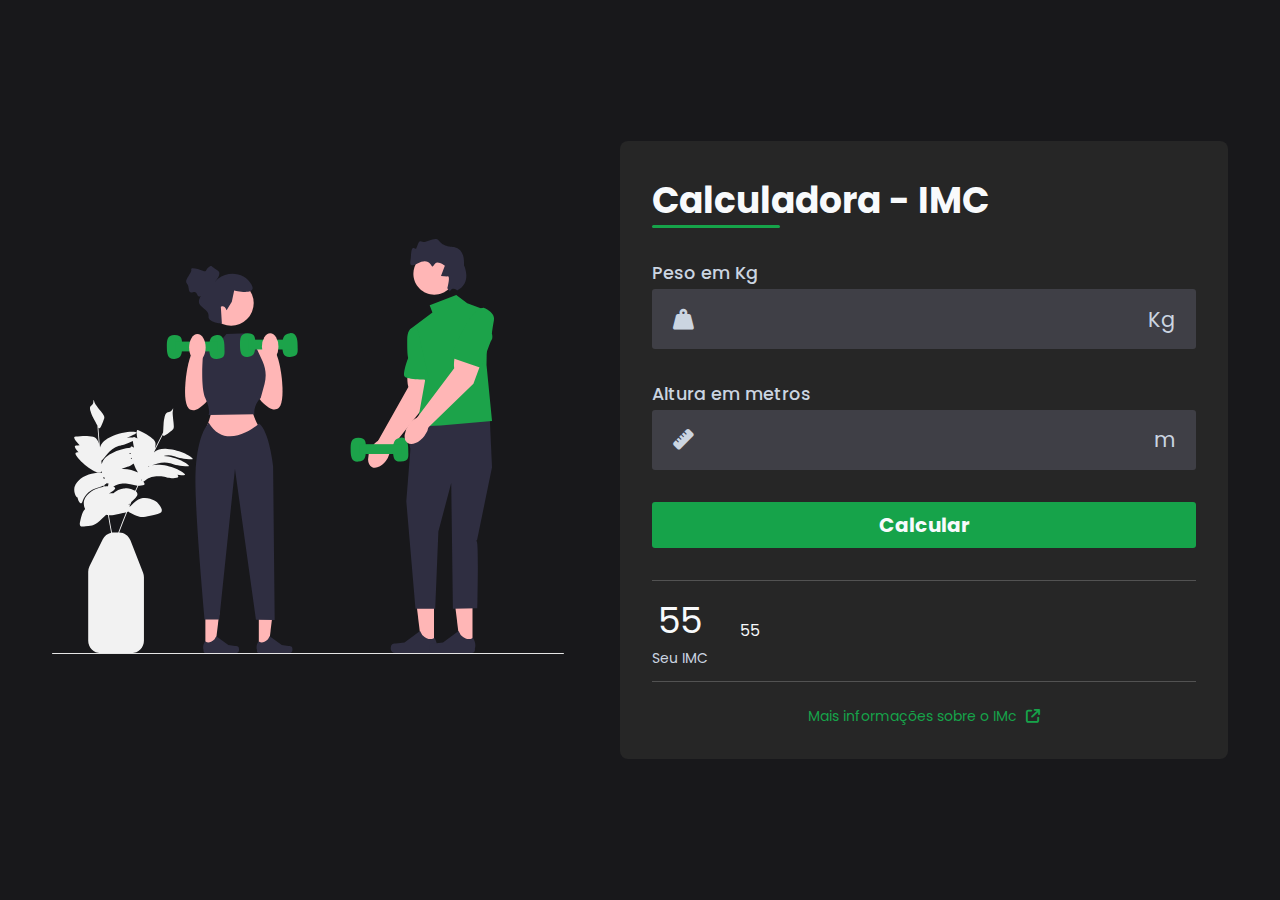
<file: CalculadoraIMC/index.html>
<!DOCTYPE html>
<html lang="pt-br">
<head>
    <meta charset="UTF-8">
    <meta name="viewport" content="width=device-width, initial-scale=1.0">
    <title>Calculadora de IMC</title>
    <link rel="stylesheet" href="assets/css/style.css">
    <link rel="stylesheet" href="https://cdnjs.cloudflare.com/ajax/libs/font-awesome/6.7.2/css/all.min.css
    "> <!--para pegar icones  -->
</head>
<body>
    <!--  -->
    <main id="container">
        <section id="img">
            <img src="assets/img/ilustration.svg" alt="">
        </section>

        <section id="calculator">

            <form action="" id="form">

                <h1 id="title">Calculadora - IMC</h1>

                <div class="input-box">
                    <label for="weight">Peso em Kg</label>
                    <div class="input-field">
                        <i class="fa-solid fa-weight-hanging"></i>
                        <input type="number" id="weight" required> <!-- required = obrigatorio -->
                        <span>Kg</span>
                    </div>
                </div>

                <div class="input-box">
                    <label for="height">Altura em metros</label>
                    <div class="input-field">
                        <i class="fa-solid fa-ruler"></i>
                        <input type="number" id="height" required> <!-- required = obrigatorio -->
                        <span>m</span>
                    </div>
                </div>

                <button id="calculate">Calcular</button>

            </form>
            
            <div id="infos">
                <div id="result">

                    <div id="bmi">
                        <span id="value">55</span>
                        <span>Seu IMC</span>
                    </div>

                    <div id="description">
                        <span>55</span>
                    </div>

                </div>

                <div id="more_info">
                    <a href="https://mundoeducacao.uol.com.br/saude-bem-estar/imc.htm">Mais informações sobre o IMc
                        <i class="fa-solid fa-arrow-up-right-from-square"></i>
                    </a>
                    
                </div>
            </div>

        </section>

    </main>
    
    <script></script>
</body>
</html>
</file>
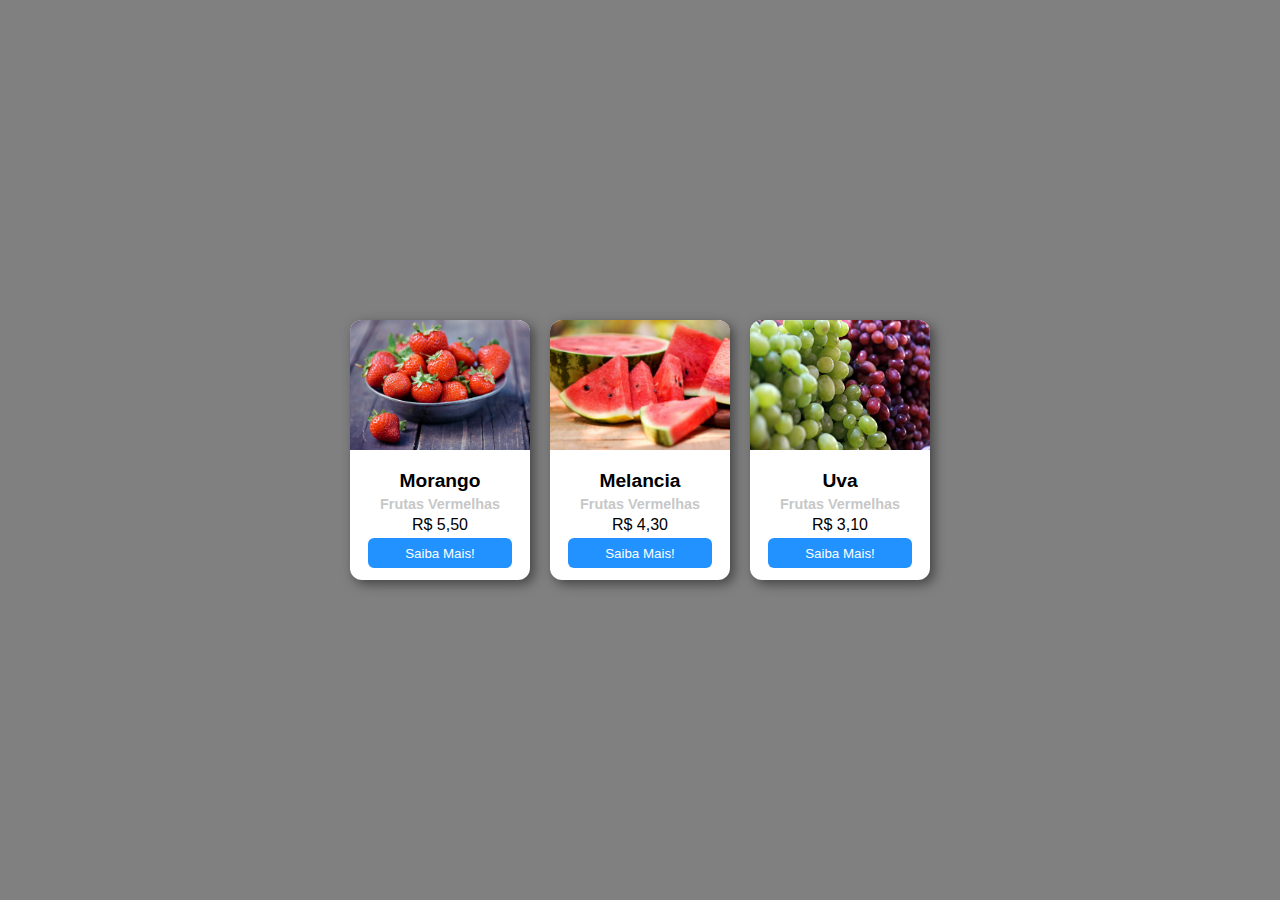
<file: CARD/index.html>
<!DOCTYPE html>
<html lang="pt-br">
<head>
    <title>CARD</title>
    <link rel="stylesheet" href="style.css">
</head>
<body>

    <div class="card">
        <img src="img/morango.jpg" alt="morango">
        <div>  <!-- textos -->
            <h1>Morango</h1>
            <h2>Frutas Vermelhas</h2>
            <span>R$ 5,50</span> <!-- Preço -->
            <button>Saiba Mais!</button>
        </div>
    </div>

    <div class="card">
        <img src="img/melancia.jpg" alt="melancia">
        <div>  <!-- textos -->
            <h1>Melancia</h1>
            <h2>Frutas Vermelhas</h2>
            <span>R$ 4,30</span> <!-- Preço -->
            <button>Saiba Mais!</button>
        </div>
    </div>

    <div class="card">
        <img src="img/uva.jpg" alt="uva">
        <div>  <!-- textos -->
            <h1>Uva</h1>
            <h2>Frutas Vermelhas</h2>
            <span>R$ 3,10</span> <!-- Preço -->
            <button>Saiba Mais!</button>
        </div>
    </div>

</body>
</html>
</file>
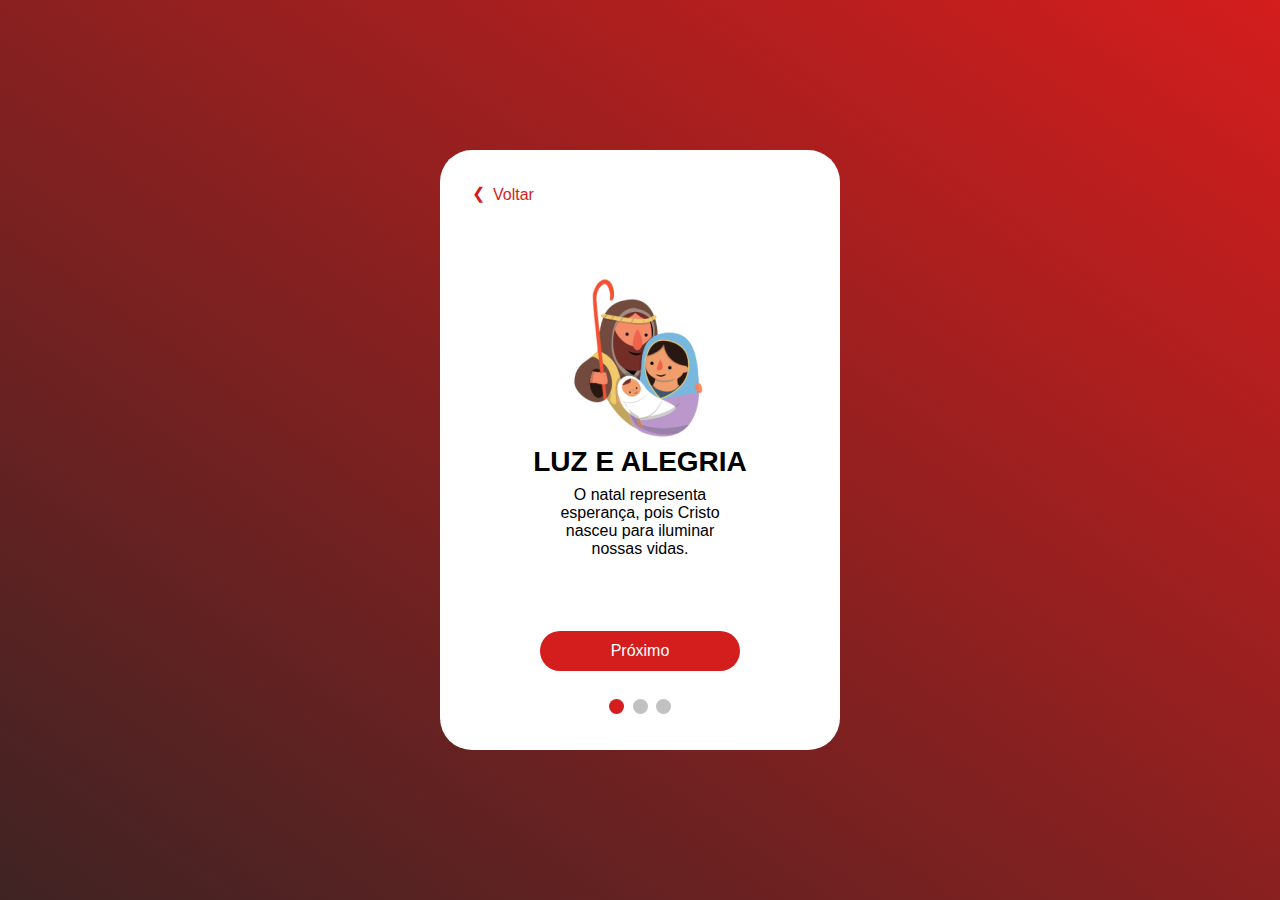
<file: carrossel/index.html>
<!DOCTYPE html>
<html lang="pt-br">
<head>
    <meta charset="UTF-8">
    <meta name="viewport" content="width=device-width, initial-scale=1.0">
    <title>Carrossel</title>
    <link rel="stylesheet" href="style.css">
</head>
<body>
    <main>
        <a class="prev" href="#" onclick="addSlides(-1)">
            <span>&#10094;</span>
            <span class="prev-text">Voltar</span>
        </a>
        <div>
            <div class="slides fade">
                <img src="imagens/slide1.png" alt="Imagem 1">
                <h1 class="title">LUZ E ALEGRIA</h1>
                <p class="content">O natal representa esperança, pois Cristo nasceu para iluminar nossas vidas.</p>
            </div>

            <div class="slides fade">
                <img src="imagens/slide2.png" alt="Imagem 1">
                <h1 class="title">AMOR E BONDADE</h1>
                <p class="content">Que o espírito natalino aqueça não apenas nossas casas, mas também nossas almas.</p>
            </div>

            <div class="slides fade">
                <img src="imagens/slide3.png" alt="Imagem 1">
                <h1 class="title">FELIZ NATAL</h1>
                <p class="content">Desejo um Natal brilhante de alegria, solidariedade, união e muito amor! <br><br>
                    <span>(Karleandro Silva)</span>
                </p>
            </div>
        </div>
        <footer>
            <button onclick="addSlides(1)">Próximo</button>
            <div class="dot-box"> <!-- pontinhos -->
                <span class="dot" onclick="currentSlide(1)"></span>
                <span class="dot" onclick="currentSlide(2)"></span>
                <span class="dot" onclick="currentSlide(3)"></span>
            </div>
        </footer>
    </main>
    <script src="handle.js"></script>
</body>
</html>
</file>
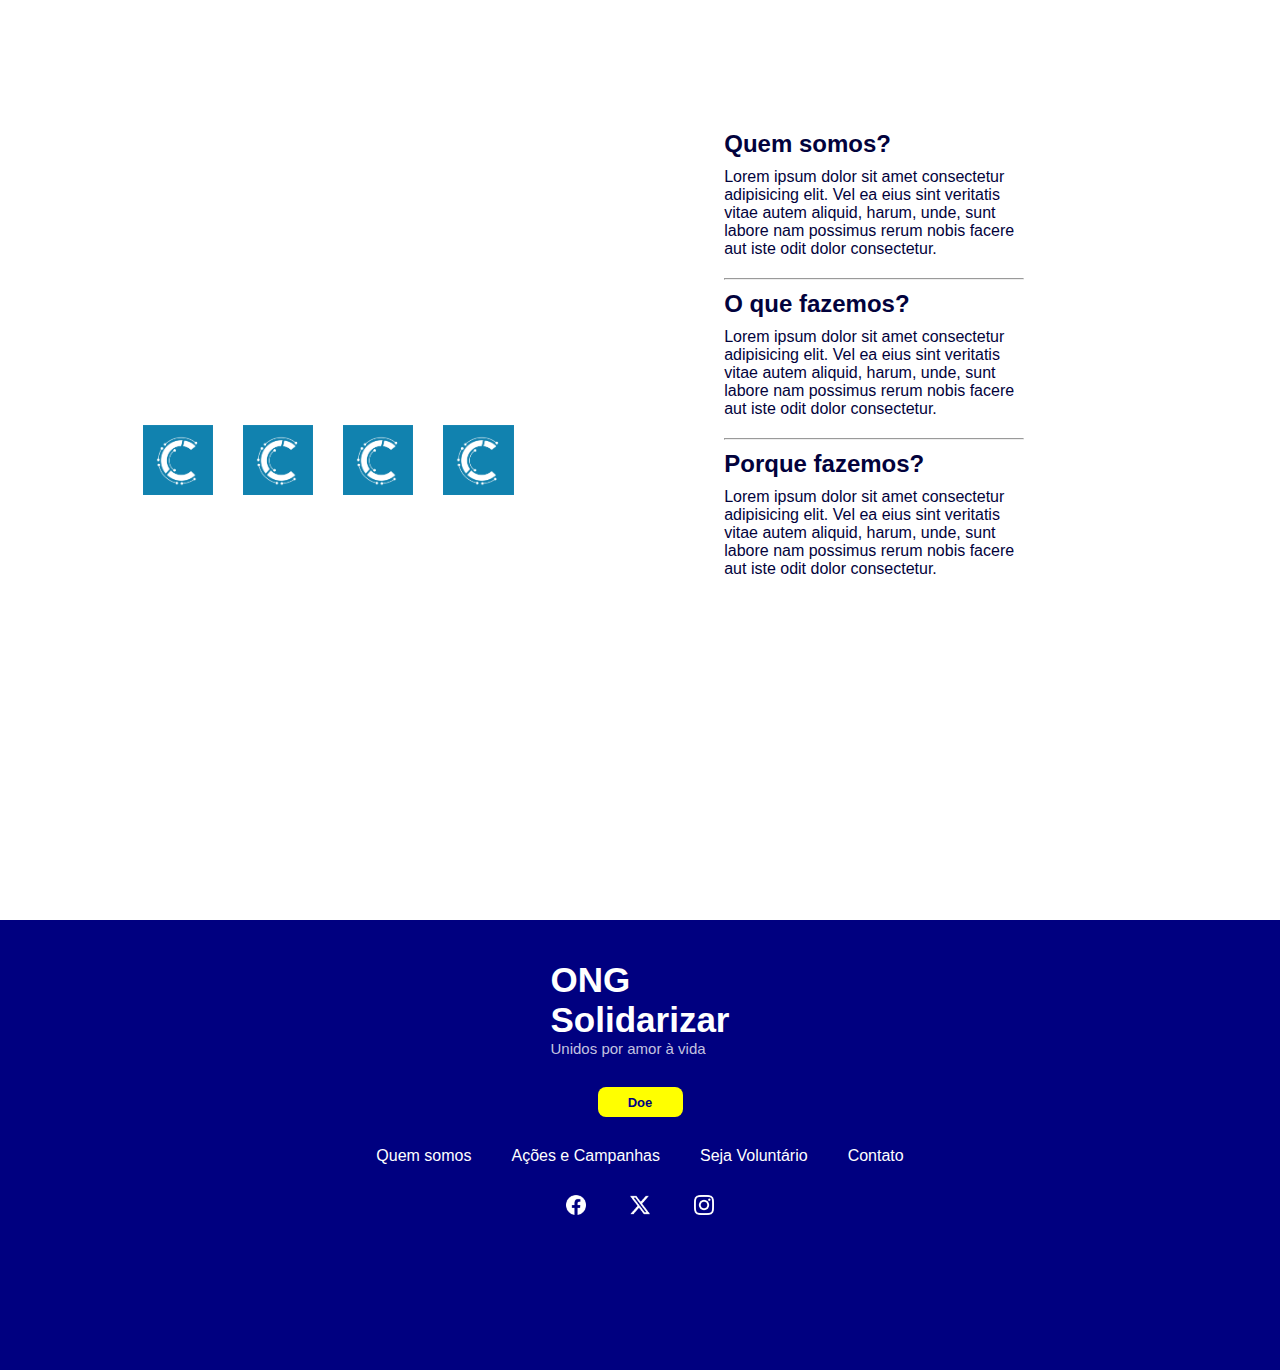
<file: instituicao/index.html>
<!DOCTYPE html>
<html lang="pt-br">
<head>
    <meta charset="UTF-8">
    <meta name="viewport" content="width=device-width, initial-scale=1.0">
    <title>ONG Solidarizar</title>
    <link rel="stylesheet" href="css/style.css">
    <link rel="stylesheet" href="css/section.css">
    <link rel="stylesheet" href="css/footer.css">
</head>
<body>

    <header>

    </header>

    <main>

        <section>

            <div class="container__img">
                <img src="assets/imgs/logo-comfundo.png" alt="Imagem 1">
                <img src="assets/imgs/logo-comfundo.png" alt="Imagem 2">
                <img src="assets/imgs/logo-comfundo.png" alt="Imagem 3">
                <img src="assets/imgs/logo-comfundo.png" alt="Imagem 4">
            </div>

            <div class="container__texts">
                <h2>Quem somos?</h2>
                <p>Lorem ipsum dolor sit amet consectetur adipisicing elit. Vel ea eius sint veritatis vitae autem aliquid, harum, unde, sunt labore nam possimus rerum nobis facere aut iste odit dolor consectetur.</p>
                <hr>
                <h2>O que fazemos?</h2>
                <p>Lorem ipsum dolor sit amet consectetur adipisicing elit. Vel ea eius sint veritatis vitae autem aliquid, harum, unde, sunt labore nam possimus rerum nobis facere aut iste odit dolor consectetur.</p>
                <hr>
                <h2>Porque fazemos?</h2>
                <p>Lorem ipsum dolor sit amet consectetur adipisicing elit. Vel ea eius sint veritatis vitae autem aliquid, harum, unde, sunt labore nam possimus rerum nobis facere aut iste odit dolor consectetur.</p>
            </div>

        </section>

    </main>


    <footer>

        <div class="logo">
            <h3>ONG<br>Solidarizar</h3>
            <p>Unidos por amor à vida</p>
        </div>

        <div class="botao-doe">
            <button>Doe</button>
        </div>

        <ul class="list">
            <li><a href="#" target="_blank">Quem somos</a></li>
            <li><a href="#" target="_blank">Ações e Campanhas</a></li>
            <li><a href="#" target="_blank">Seja Voluntário</a></li>
            <li><a href="#" target="_blank">Contato</a></li>
        </ul>

        <div class="redes-sociais">
            <a href="#">
                <img src="assets/icons/facebook.png" alt="logo Facebook">
            </a>
            <a href="#">
                <img src="assets/icons/twitter-x.png" alt="logo Twitter">
            </a>
            <a href="#">
                <img src="assets/icons/instagram.png" alt="logo Instagram">
            </a>
        </div>

    </footer>

</body>
</html>
</file>
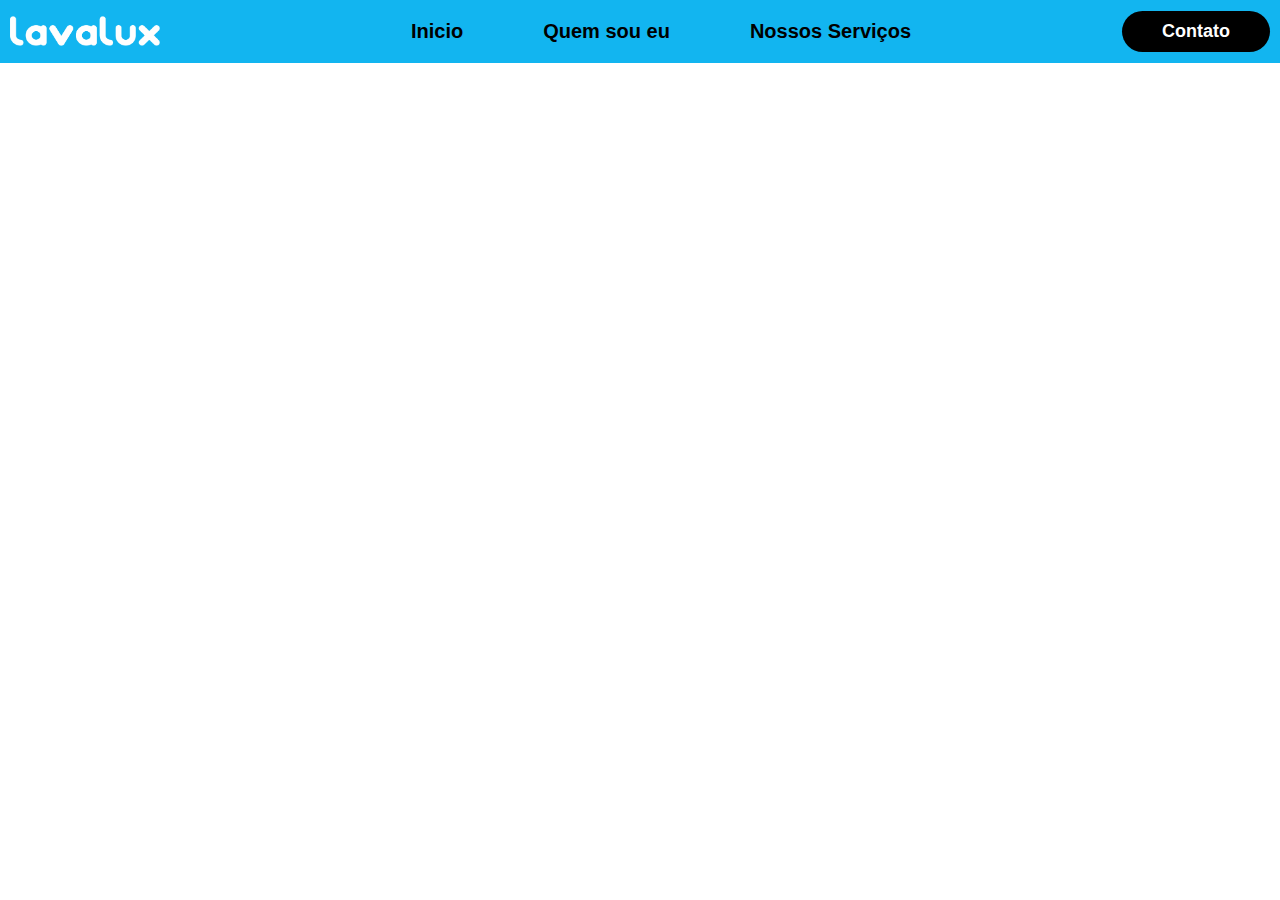
<file: lavalux/index.html>
<!DOCTYPE html>
<html lang="pt-br">
<head>
    <meta charset="UTF-8">
    <meta name="viewport" content="width=device-width, initial-scale=1.0">
    <title>Lavalux Lavanderia</title>
    <link rel="stylesheet" href="style.css">
</head>
<body>
    <header>
        <nav class="container__nav"> <!-- nav bar -->
            
            <div class="nav__logo">  <!-- logo -->
                <img src="assets/img/lavalux-marcadagua.png" alt="logo" width="150px">
            </div>

            <nav class="nav__list2">
                <ul>
                    <li class="nav__item2"><a href="#inicio" class="nav__link2">Inicio</a></li>
                    <li class="nav__item2"><a href="#quem-sou-eu" class="nav__link2">Quem sou eu</a></li>
                    <li class="nav__item2"><a href="#meus-trabalhos" class="nav__link2">Nossos Serviços</a></li>
                </ul>
            </nav>

            <div class="nav__contato">  <!-- login-button -->
                <a href="#">
                    <button>Contato</button>
                </a>
            </div>

            <div class="nav__icon"> <!-- mobile-menu-icon -->
                <button onclick="menuShow()"><img class="icon" src="assets/icons/list_white_.svg" alt="" width="30px"></button>
            </div>
        
        </nav>

        <div class="nav__mobile"> <!-- mobile-menu -->
            <ul>
                <li class="nav__item"><a href="#inicio" class="nav__link">Inicio</a></li>
                <li class="nav__item"><a href="#quem-sou-eu" class="nav__link">Quem sou eu</a></li>
                <li class="nav__item"><a href="#meus-trabalhos" class="nav__link">Nossos Serviços</a></li>
            </ul>

            <div class="nav__contato"> <!-- login-button  -->
                <a href="#">
                    <button>Contato</button>
                </a>
            </div>
        </div>

    </header>

    <script src="script.js"></script>

    <main>
        
    </main>
</body>
</html>
</file>
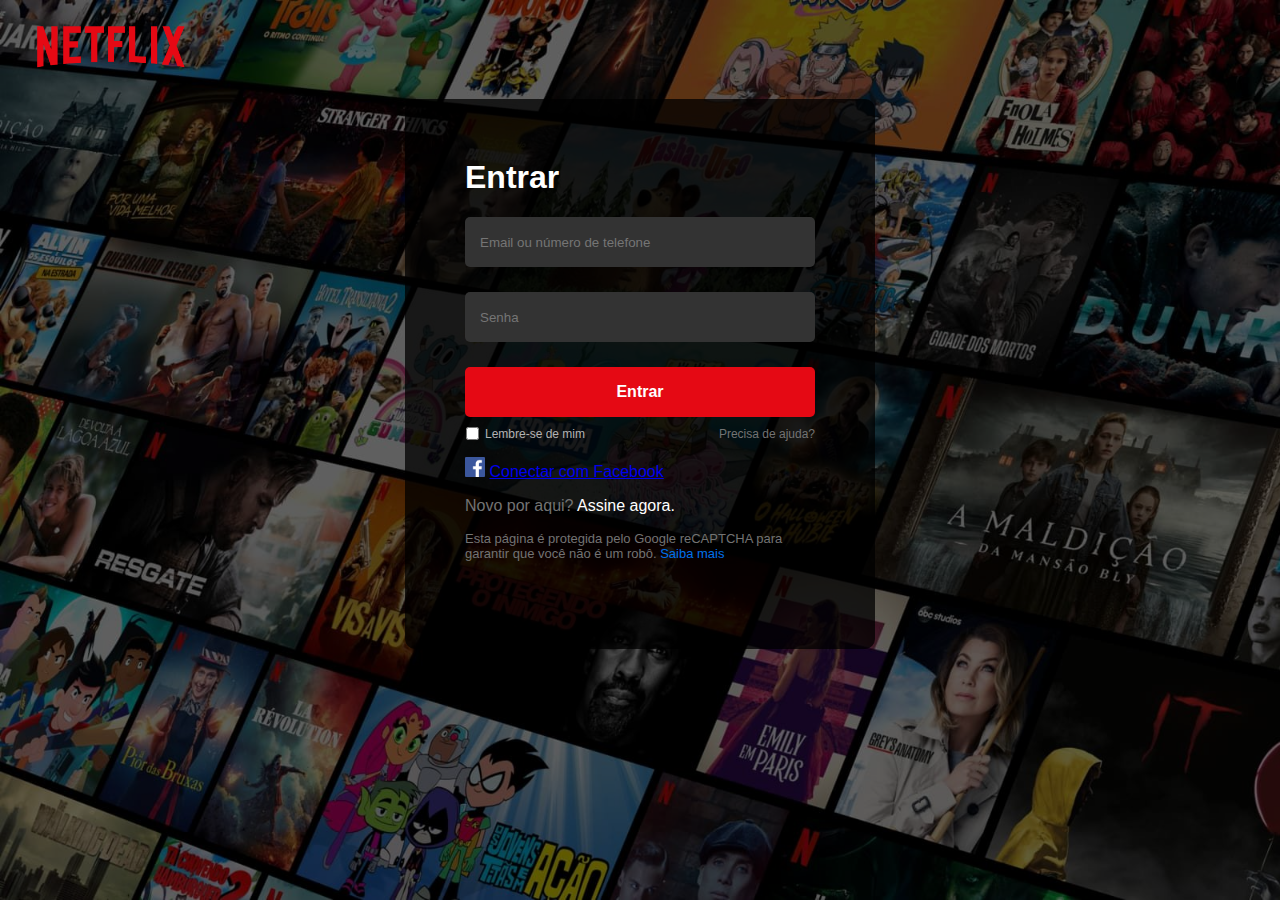
<file: pagina_login_netflix/index.html>
<!DOCTYPE html>
<html lang="pt-br">
<head>
    <meta charset="UTF-8">
    <meta name="viewport" content="width=device-width, initial-scale=1.0">
    <link rel="stylesheet" href="style.css">
    <title>Netflix</title>
    
</head>
<body>
    <header>
        <div class="logo">
            <a href="#">
            <img src="imagens/netflixlogo.png" alt="logo Netflix">
            </a>
        </div>
    </header>

    <main>
        <h1>Entrar</h1>
        <form>
            <div class="input_box">
                <input required type="email" placeholder="Email ou número de telefone">
            </div>

            <div class="input_box">
                <input required type="password" placeholder="Senha">
            </div> 
            
            <div>
                <button class="submit">
                    Entrar
                </button>
            </div>
        </form>

        <div class="support">
            <div class="remember">
                <span><input type="checkbox" style="margin: 0; height: 13px;"></span>
                <span>Lembre-se de mim</span>
            </div>

            <div class="help">
                <a href="#">Precisa de ajuda?</a>
            </div>
        </div>

        <div class="footer">
            <div class="facebok">
                <span><img height="20px" src="imagens/Facebook_logo.png" alt="facebook"></span>
                <span><a href="#">Conectar com Facebook</a></span>
            </div>

            <div class="sign_up">
                <p>Novo por aqui? <a href="">Assine agora.</a></p>
            </div>

            <div class="terms">
                <p>Esta página é protegida pelo Google reCAPTCHA para garantir que você não é um robô. <a href="#">Saiba mais</a></p>
            </div>
        </div>

    </main>
</body>
</html>
</file>
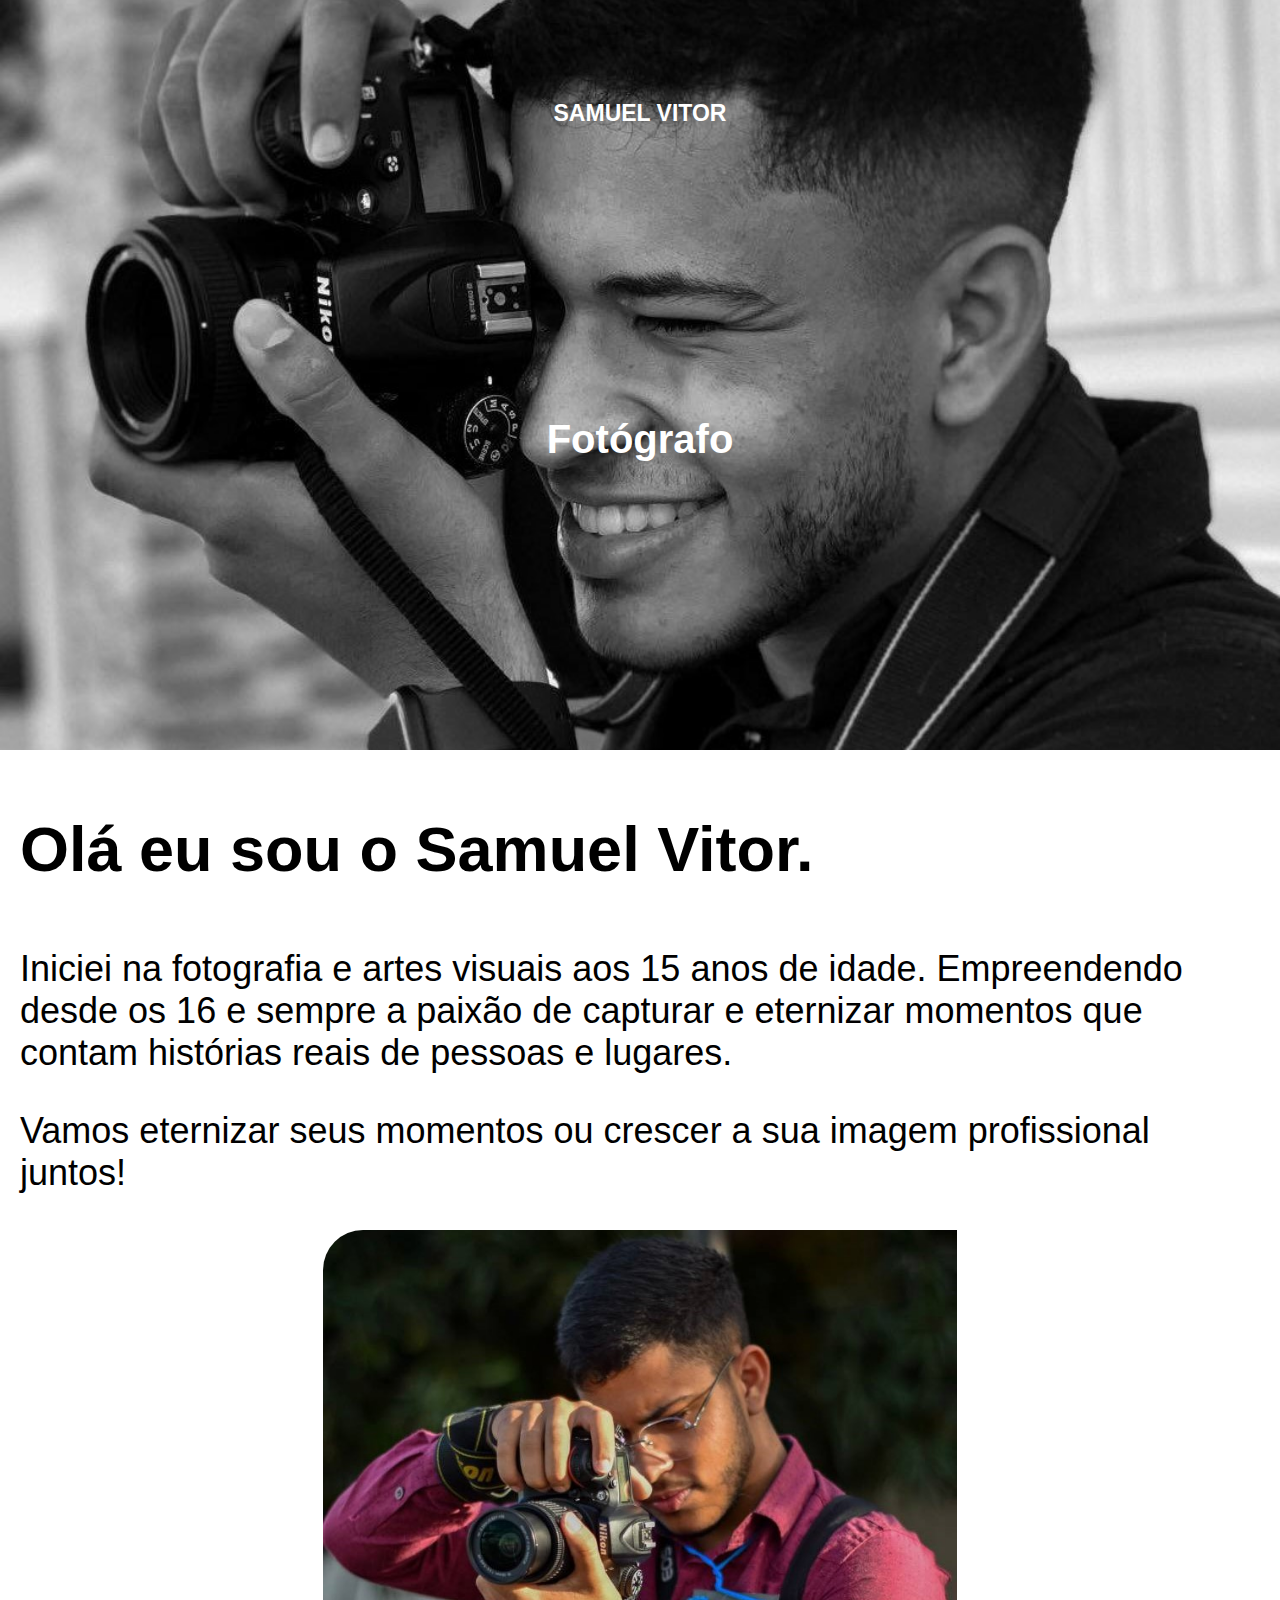
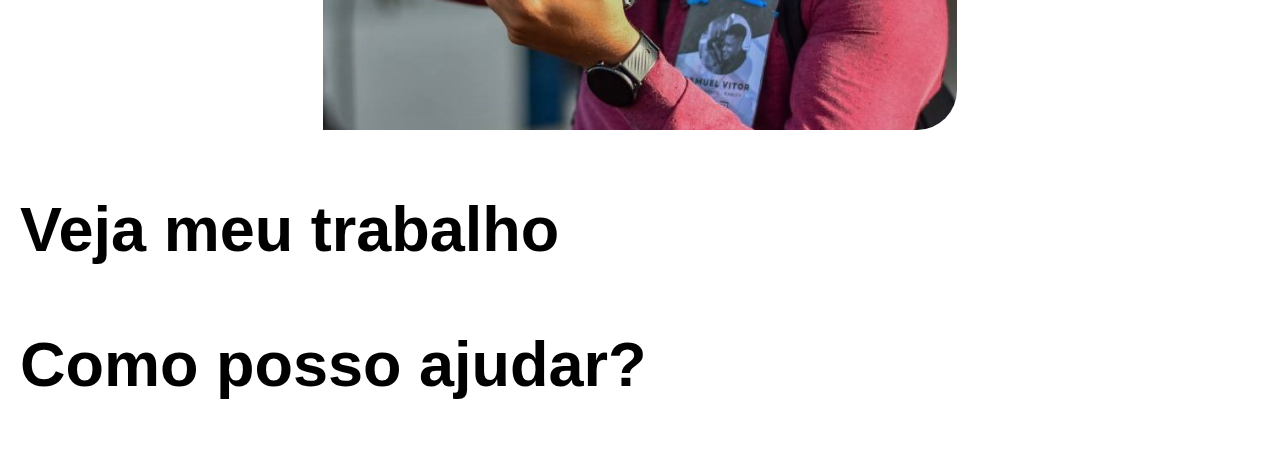
<file: portfolio saam/index.html>
<!DOCTYPE html>
<html lang="en">
<head>
    <meta charset="UTF-8">
    <meta name="viewport" content="width=device-width, initial-scale=1.0">
    <title>Portfólio</title>
    <link rel="stylesheet" href="style.css">
</head>
<body>
    <!-- CABEÇALHO -->
    <header>
        <h1>SAMUEL VITOR</h1>
        <h2>Fotógrafo</h2>
        <!-- <div id="saam">
            <img src="img/foto-saam.jpg" alt="foto samuel">
        </div> -->  
    </header>

    <main>
        
        <article>
            <h3>Olá eu sou o Samuel Vitor.</h3>
            <p>Iniciei na fotografia e artes visuais aos 15 anos de idade. Empreendendo desde os 16 e sempre a paixão de capturar e eternizar momentos que contam histórias reais de pessoas e lugares.</p>
            <p>Vamos eternizar seus momentos ou crescer a sua imagem profissional juntos!</p>
            <img src="img/photo1701656217.jpeg" alt="">
        </article>

        <section>
            <h3>Veja meu trabalho</h3>
            <div>

            </div>
            <h3>Como posso ajudar?</h3>
            <div>

            </div>
        </section>

    </main>

</body>
</html>
</file>
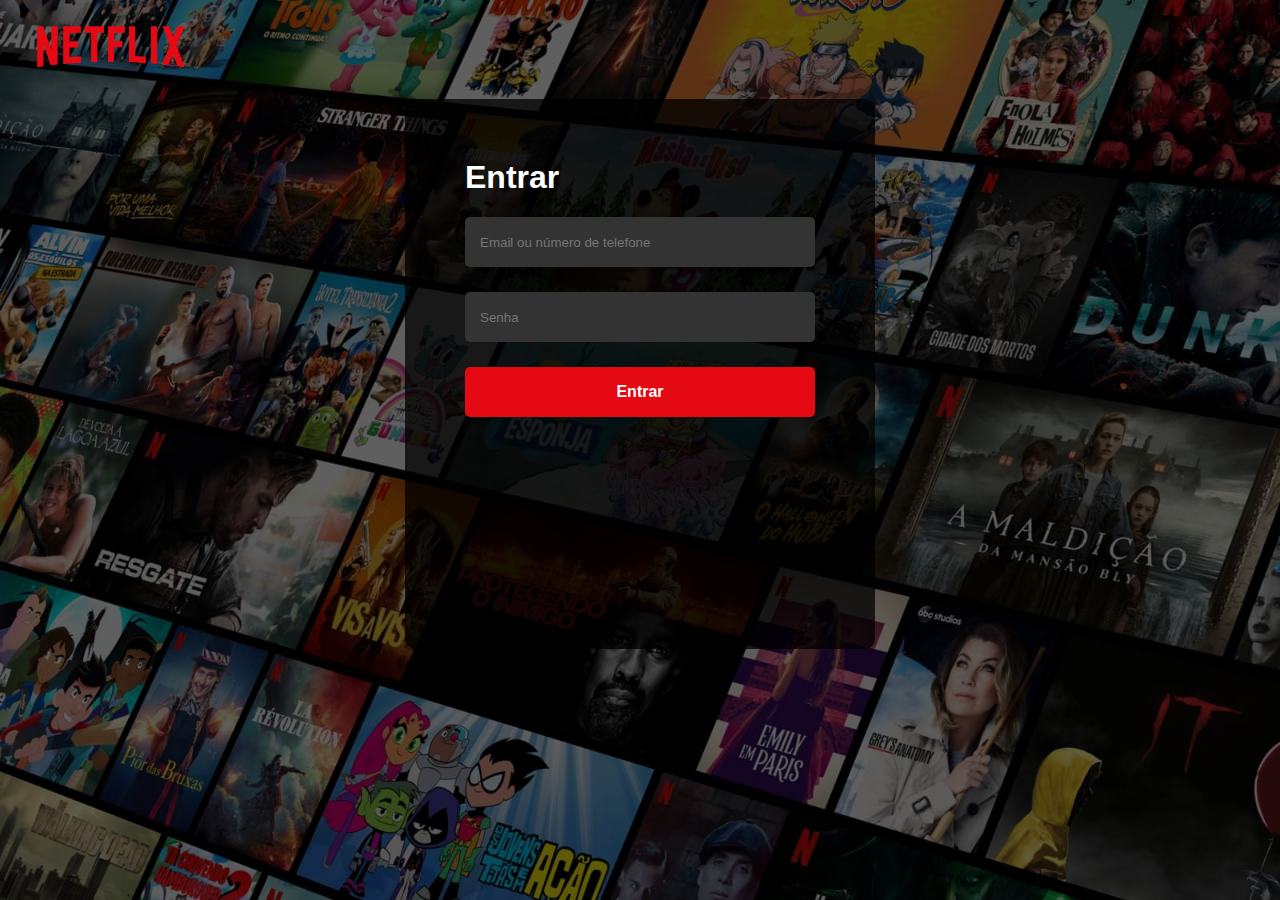
<file: PÁGINA LOGIN NETFLIX/index.html>
<!DOCTYPE html>
<html lang="pt-br">
<head>
    <meta charset="UTF-8">
    <meta name="viewport" content="width=device-width, initial-scale=1.0">
    <link rel="stylesheet" href="style.css">
    <title>Netflix</title>
    
</head>
<body>
    <header>
        <div class="logo">
            <a href="#">
            <img src="imagens/netflixlogo.png" alt="logo Netflix">
            </a>
        </div>
    </header>

    <main>
        <h1>Entrar</h1>
        <form>
            <div class="input_box">
                <input required type="email" placeholder="Email ou número de telefone">
            </div>

            <div class="input_box">
                <input required type="password" placeholder="Senha">
            </div> 
            
            <div>
                <button class="submit">
                    Entrar
                </button>
            </div>
        </form>
    </main>


</body>
</html>
</file>
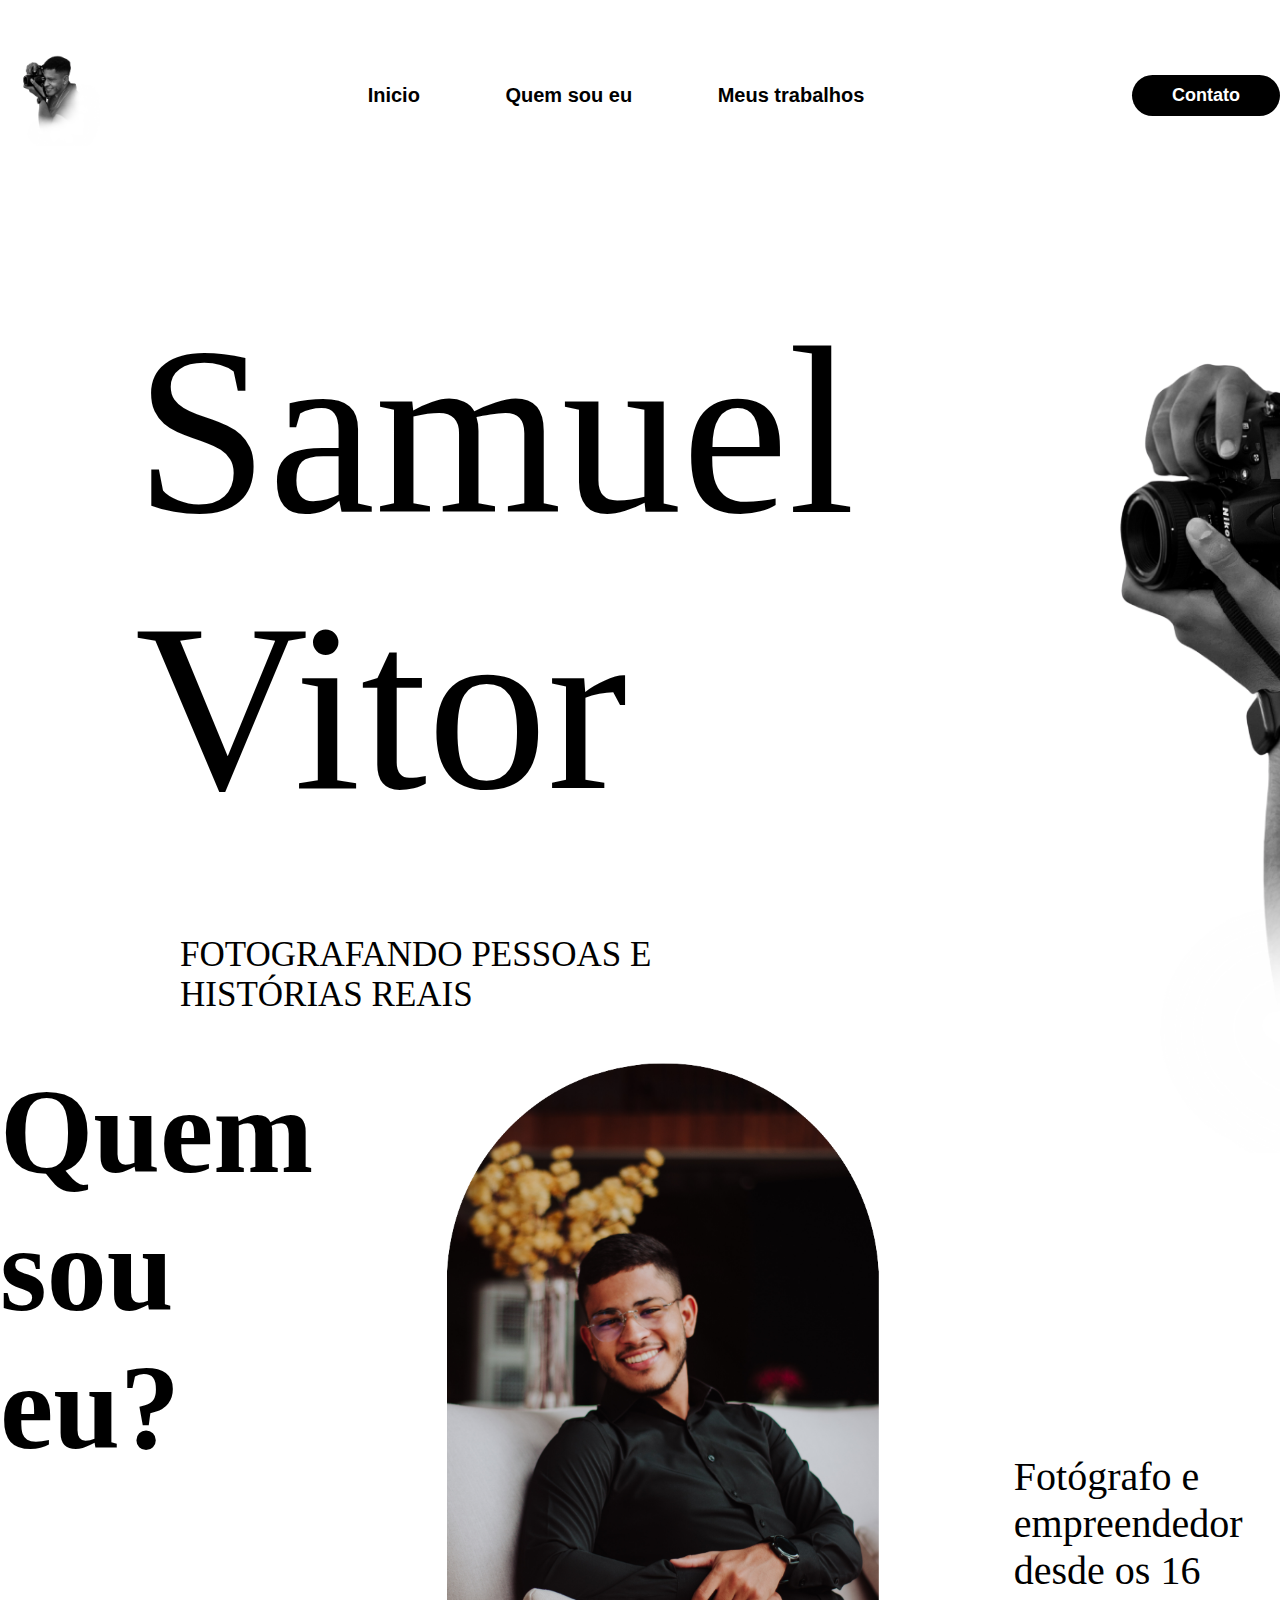
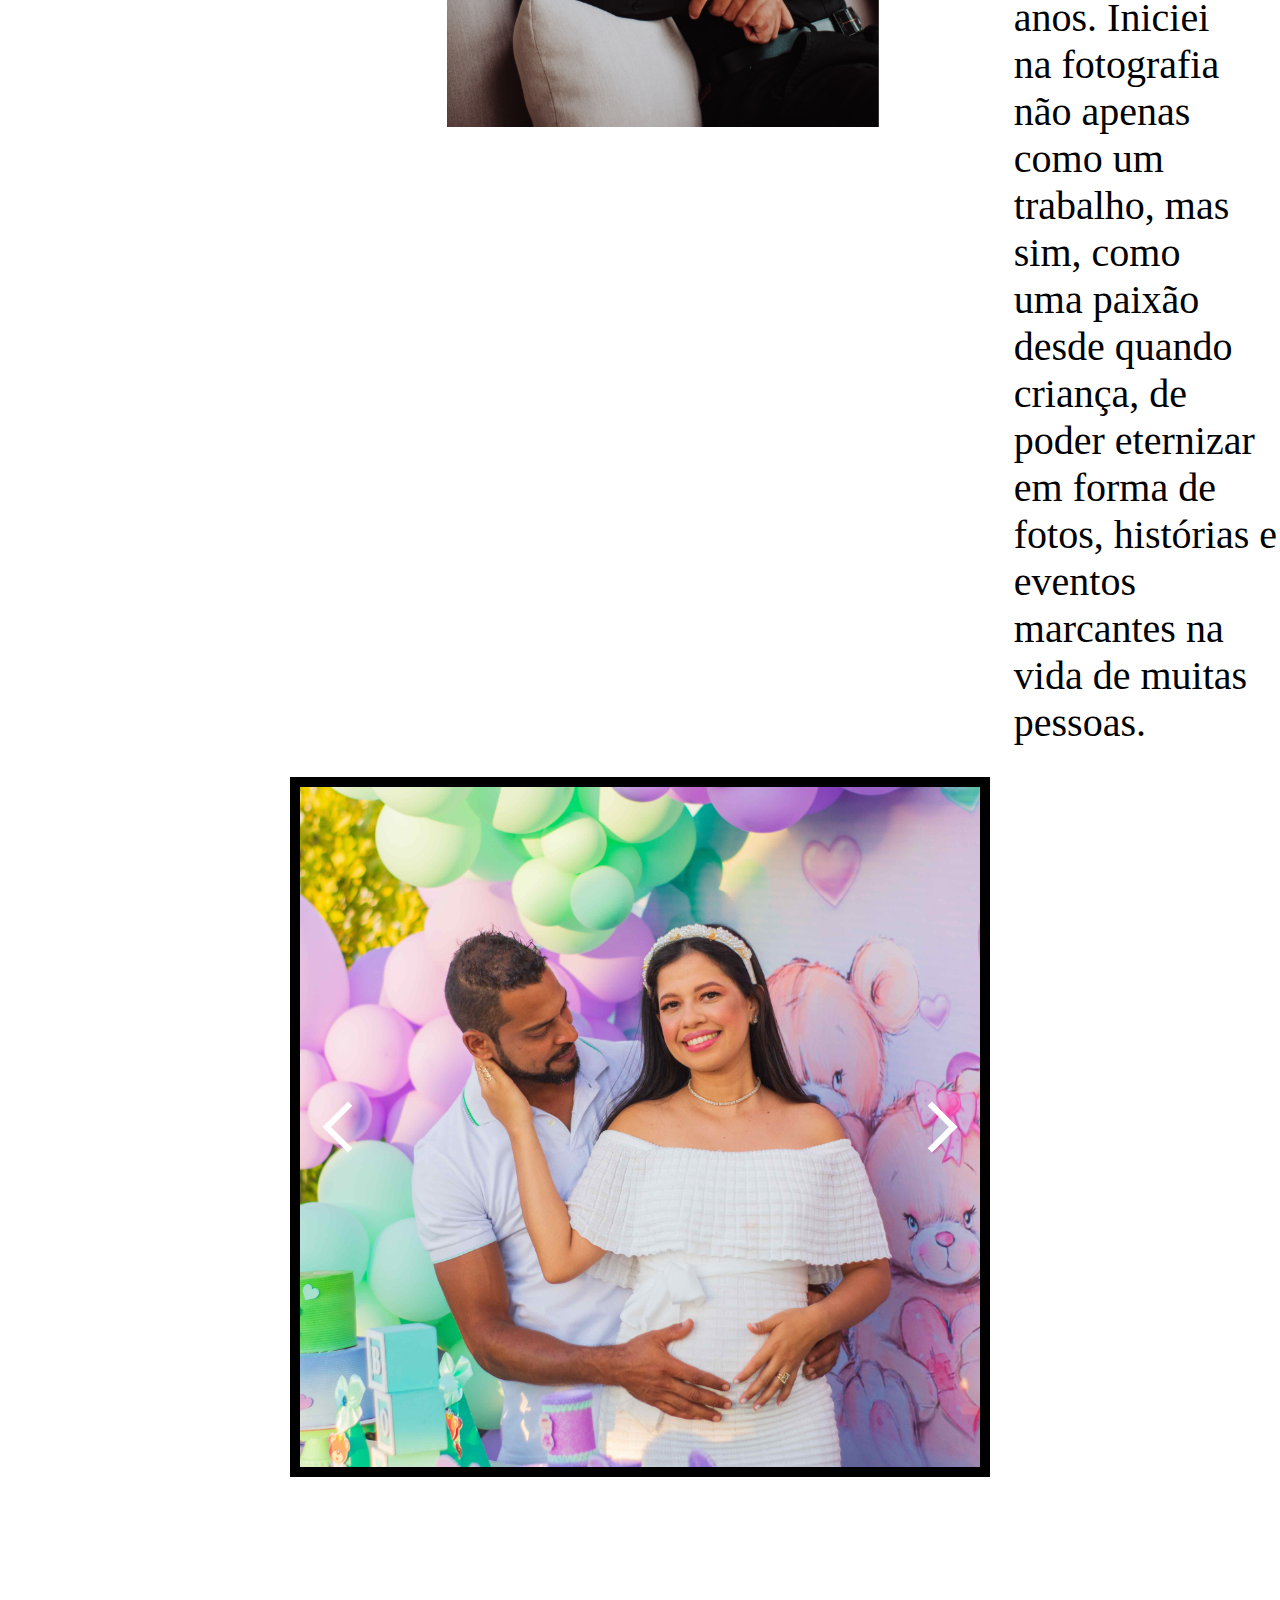
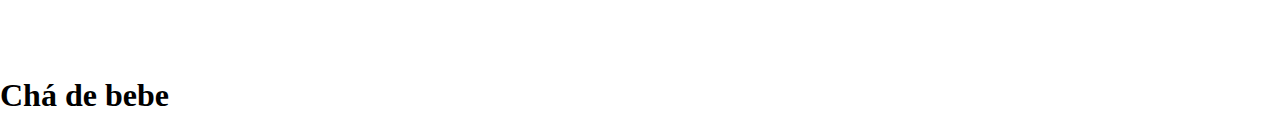
<file: samuelPortfolio/index.html>
<!DOCTYPE html>
<html lang="pt-br">
<head>
    <meta charset="UTF-8">
    <meta name="viewport" content="width=device-width, initial-scale=1.0">
    <title>Samuel Vitor</title>
    <link rel="stylesheet" href="style.css">
</head>
<body>
    <header>
        <div class="interface">
            <div class="logo">
                <a href="#">
                    <img src="img/saam-white.png" alt="logo" width="100px">
                </a>
            </div>

            <nav class="menu-desktop">
                <ul>
                    <li><a href="#inicio">Inicio</a></li>
                    <li><a href="#quem-sou-eu">Quem sou eu</a></li>
                    <li><a href="#meus-trabalhos">Meus trabalhos</a></li>
                    
                </ul>
            </nav>

            <div class="btn-contato">
                <a href="#">
                    <button>Contato</button>
                </a>
            </div>
        </div>
    </header>

    <div class="container" id="inicio">

        <div class="texto">
            <p class="texto-nome">Samuel<br>
                Vitor</p>

            <p id="frase-header">FOTOGRAFANDO PESSOAS E<br>HISTÓRIAS REAIS</p>
        </div>
        
        <img class="imagem" src="img/saam-white.png" alt="Foto Samuel Vitor" height="1000px">

    </div>

    <p id="frase-header-2">
        FOTOGRAFANDO PESSOAS E<br>HISTÓRIAS REAIS
    </p>

    <main>
        <section>

            <div class="container-2" id="quem-sou-eu"">

                <div class="texto-quem-sou">
                    <h2>Quem<br>sou eu?</h2>
                </div>
    
                <div class="imagem2">
                    <img src="img/sam-moldura.png" alt="Samuel Vitor">
                </div>
                
                <div id="frase2">
                    <p>Fotógrafo e empreendedor<br>desde os 16 anos. Iniciei<br>na fotografia não apenas como um trabalho, mas sim, como<br>uma paixão desde quando criança, de poder eternizar<br>em forma de fotos, histórias e eventos marcantes na vida de muitas pessoas.</p>
                </div>

                <div id="frase2-responsivo">
                    <p>Fotógrafo e empreendedor<br>desde os 16 anos. Iniciei<br>na fotografia não apenas como um trabalho, mas sim, como<br>uma paixão desde quando criança, de poder eternizar<br>em forma de fotos, histórias e eventos marcantes na vida de muitas pessoas.</p>
                </div>

            </div>

        </section>

        

        <section class="container-3" id="meus-trabalhos">
            
            <div class="carousel">
                <span id="item-1"></span>
                <span id="item-2"></span>
                <span id="item-3"></span>
       
                <div class="casousel-item item-1">
                    <a href="#item-3" class="prev arrow"></a>
                    <a href="#item-2" class="next arrow"></a>
                </div>
                <div class="casousel-item item-2">
                    <a href="#item-1" class="prev arrow"></a>
                    <a href="#item-3" class="next arrow"></a>
                </div>
                <div class="casousel-item item-3">
                    <a href="#item-2" class="prev arrow"></a>
                    <a href="#item-1" class="next arrow"></a>
                </div>
            </div>

        </section>

        

        <h1>Chá de bebe</h1>

    </main>



    </div> 

</body>
</html>
</file>
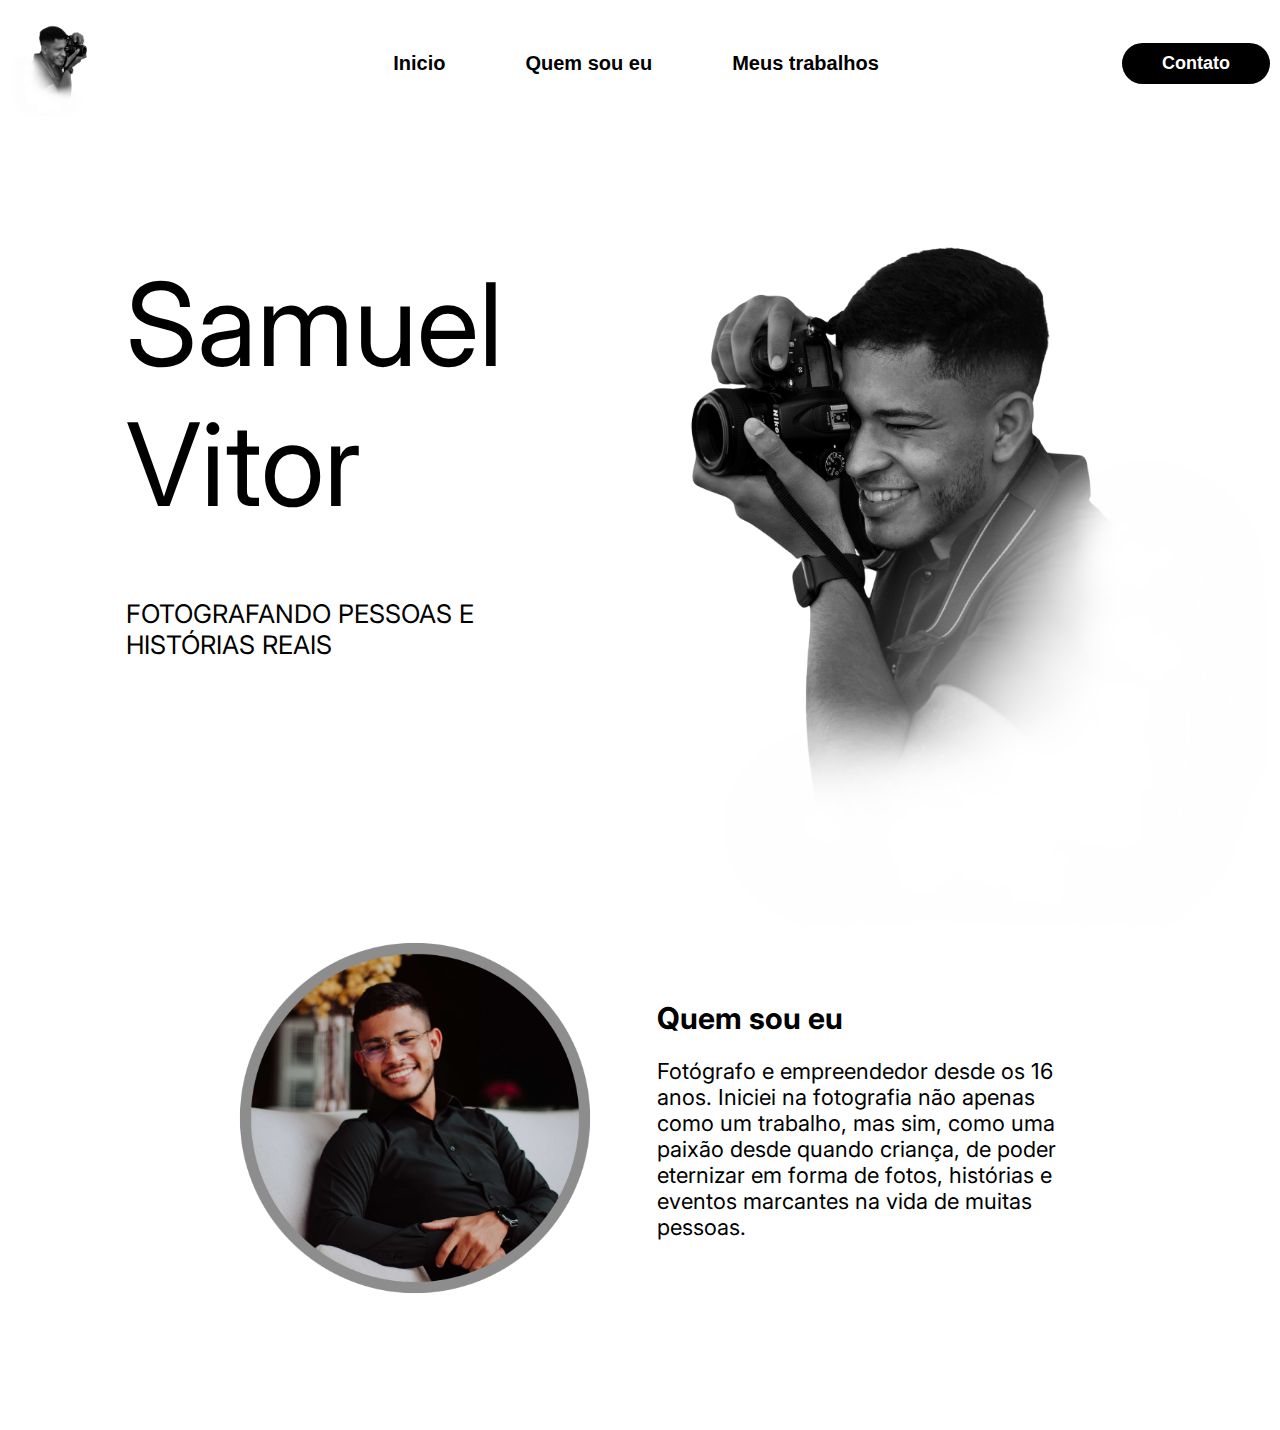
<file: site2/index.html>
<!DOCTYPE html>
<html lang="pt-br">
<head>
    <meta charset="UTF-8">
    <meta name="viewport" content="width=device-width, initial-scale=1.0">
    <title>Samuel Vitor</title>
    <link rel="stylesheet" href="style.css">
</head>
<body>
    <header>
        <nav class="container__nav"> <!-- nav bar -->
            
            <div class="nav__logo">  <!-- logo -->
                <img src="img/logo-saam.png" alt="logo" width="100px">
            </div>

            <nav class="nav__list2">
                <ul>
                    <li class="nav__item2"><a href="#inicio" class="nav__link2">Inicio</a></li>
                    <li class="nav__item2"><a href="#quem-sou-eu" class="nav__link2">Quem sou eu</a></li>
                    <li class="nav__item2"><a href="#meus-trabalhos" class="nav__link2">Meus trabalhos</a></li>
                </ul>
            </nav>

            <div class="nav__contato">  <!-- login-button -->
                <a href="#">
                    <button>Contato</button>
                </a>
            </div>

            <div class="nav__icon"> <!-- mobile-menu-icon -->
                <button onclick="menuShow()"><img class="icon" src="img/list.svg" alt="" width="30px"></button>
            </div>
        
        </nav>

        <div class="nav__mobile"> <!-- mobile-menu -->
            <ul>
                <li class="nav__item"><a href="#inicio" class="nav__link">Inicio</a></li>
                <li class="nav__item"><a href="#quem-sou-eu" class="nav__link">Quem sou eu</a></li>
                <li class="nav__item"><a href="#meus-trabalhos" class="nav__link">Meus trabalhos</a></li>
            </ul>

            <div class="nav__contato"> <!-- login-button  -->
                <a href="#">
                    <button>Contato</button>
                </a>
            </div>

        </div>
    </header>

    <script src="script.js"></script>


    <main>
        
        <section class="cabecalho" id="inicio">
            <div class="texto">
                <p class="texto__nome">Samuel<br>
                    Vitor</p>
    
                <p id="texto__frase">FOTOGRAFANDO PESSOAS E<br>HISTÓRIAS REAIS</p>
            </div>
            
            <img class="imagem" src="img/saam-white.png" alt="Foto Samuel Vitor" height="800vw">

            <p id="texto__fraseMobile">FOTOGRAFANDO PESSOAS E<br>HISTÓRIAS REAIS</p>
        </section>

        

    </main>

    <section class="container__2" id="quem-sou-eu">
        <div class="imagem3">
            <img src="img/foto-saam2.png" alt="foto Samuel Vitor">
        </div>
        <div class="textos">
            <h2>Quem sou eu</h2>
            <p id="texto">Fotógrafo e empreendedor desde os 16 anos. Iniciei na fotografia não apenas como um trabalho, mas sim, como uma paixão desde quando criança, de poder eternizar em forma de fotos, histórias e eventos marcantes na vida de muitas pessoas.</p>
        </div>
    </section>
    
</body>
</html>
</file>
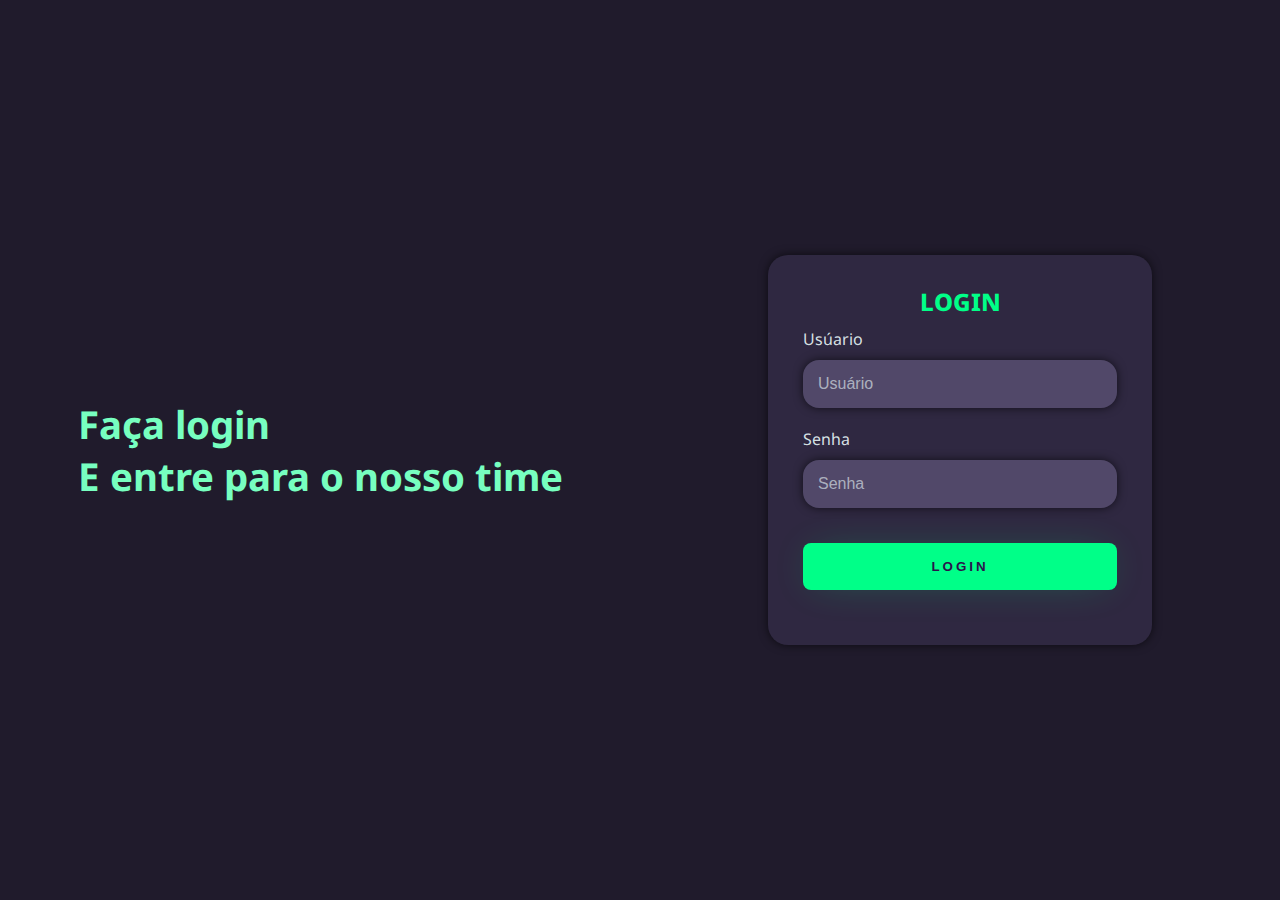
<file: TELA LOGIN DARK/index.html>
<!DOCTYPE html>
<html lang="pt-br">
<head>
    <meta charset="UTF-8">
    <meta name="viewport" content="width=device-width, initial-scale=1.0">
    <title>Login</title>
    <link rel="stylesheet" href="style.css">
</head>
<body>
    <!--  -->
    <main>
        
        <div class="left login"> <!--esquerda-->
            <h1>Faça login<br>E entre para o nosso time</h1>
        </div>

        <div class="right login"> <!--direita-->
            <div class="card">
                <h2>LOGIN</h2>

                <div class="textfield">
                    <label for="usuario">Usúario</label>
                    <input type="text" name="usuario" placeholder="Usuário">
                </div>

                <div class="textfield">
                    <label for="senha">Senha</label>
                    <input type="password" name="senha" placeholder="Senha">
                </div>

                <button>Login</button>
            </div>
        </div>

    </main>
</body>
</html>
</file>
<file: CalculadoraIMC/assets/css/style.css>
@import url('https://fonts.googleapis.com/css2?family=Poppins:wght@100;200;300;400;500&display=swap');

/*  */

* { /* todos os elementos */
    font-family: "Poppins", sans-serif;
    margin: 0;
    padding: 0;
    box-sizing: border-box;
}

body { /* centralizou tudo - para ficar no meio */
    display: flex;
    align-items: center;
    justify-content: center;
    width: 100%;
    height: 100vh;
    background-color: #18181b;
}

#container {
    display: flex; /* faz com que o container/forms fique ao lado da imagem */
    align-items: center; /* fica centralizado */
    gap: 3.5rem; /* espacamento entre a imagem e o container/forms */
}

#img img {
    width: 32rem;
}
/*  */
#calculator {
    display: flex;
    flex-direction: column; /* direciona e faz com que fique em coluna e não ao lado */
    gap: 2rem;
    padding: 2rem;
    color: #f8fafc;
    background-color: #262626;
    border-radius: 8px;
}

#form {
    display: flex;
    flex-direction: column;
    gap: 2rem;
}

#title {
    font-size: 2.25rem;
    position: relative;
}

#title::after {
    position: absolute;
    content: '';
    background-color: #16a34a;
    width: 8rem;
    height: 3px;
    bottom: 0;
    left: 0;
    border-radius: 3px;
}

.input-box label {
    font-size: 1.1rem;
    color: #cbd5e1;
    font-weight: 500;
}

.input-field {
    display: flex;
    align-items: center;
    justify-content: space-between;
    background-color: #3f3f46;
    padding: 0.3rem;
    border-radius: 3px;
    margin-top: 3px;
}

.input-field span,
.input-field i {
    color: #cbd5e1;
    font-size: 1.3rem;
    padding: 0.6rem 1rem;
}

.input-field input {
    background-color: transparent;
    border: none;
    width: 100%;
    font-size: 1.3rem;
    color: #f8fafc;
    padding: 0 0.5rem;
}

.input-field input::-webkit-outer-spin-button, /* tira as setinhas */
.input-field input::-webkit-inner-spin-button {
    appearance: none;
}

.input-field input:focus { /* tira a borda para digitar */
    outline: none; 
}

#calculate {
    border: none;
    font-size: 1.25rem;
    font-weight: bold;
    background-color: #16a34a;
    color: #f8fafc;
    padding: 0.5rem 0;
    border-radius: 3px;
    cursor: pointer;
}

#result {
    display: flex;
    gap: 2rem;
    align-items: center;
    border-top: 1px solid #ffffff34;
    padding: 0.75rem 0;
}

#bmi {
    display: flex;
    align-items: center;
    flex-direction: column;
    font-size: 2.25rem;
}

#bmi span:last-child { /* seleciona o ultimo elemento (span) */
    font-size: 0.87rem;
    color: #cbd5e1;
}

#description {
    width: 15.5rem;
}

#more_info {
    border-top: 1px solid #ffffff34;
    padding-top: 1.5rem;
}

#more_info a {
    color: #16a34a;
    display: flex;
    justify-content: center;
    align-items: center;
    gap: 0.6rem;
    font-size: 0.875rem;
    text-decoration: none;
    transition: color 0.5s;
}

#more_info a:hover {
    color: #cbd5e1;
}

/* 





*/
</file>
<file: CARD/style.css>
* {
    margin: 0;
    padding: 0;
}

body {
    background-color: gray;
    font-family: Arial, Helvetica, sans-serif;
    display: flex;
    justify-content: center;
    align-items: center;
    height: 100vh;
    gap: 20px;

}

.card {
    background-color: #fff;
    width: 180px;
    height: 260px;
    border-radius: 12px;
    box-shadow: 4px 4px 12px #252525aa;
}


.card img {
    width: 100%;
    height: 130px;
    border-top-left-radius: 12px;
    border-top-right-radius: 12px;
}

.card div {
    display: flex;
    flex-direction: column;
    justify-content: center;
    align-items: center;
    gap: 4px;
    height: 50%;
}

.card h1 {
    font-size: 1.2rem;
}

.card h2 {
    font-size: .9em;
    color: #aaaa;
}

.card button {
    background-color: #2192FF;
    height: 30px;
    border: none;
    border-radius: 6px;
    padding: 4px;
    width: 80%;
    color: #fff;
    font-size: lrem;
    font-weight: bold
    border-radius 4px;
}

.card button:hover {
    background-color: #137de8;
    cursor: pointer;
}
</file>
<file: carrossel/style.css>
* {
    box-sizing: border-box;
    margin: 0;
    padding: 0;
}

body {
    width: 100%;
    height: 100vh;
    display: flex;
    justify-content: center;
    align-items: center;
    font-family: Tahoma, sans-serif;
    background: linear-gradient(to bottom left, #D41D1D, #3F2323);
}

.slides {
    gap: 8px;
    flex-direction: column;
    justify-content: center;
    align-items: center;
}

main {
    display: flex;
    flex-direction: column;
    justify-content: space-between;
    align-items: center;
    background-color: white;
    width: 400px;
    height: 600px;
    padding: 32px;
    border-radius: 32px;
}

.prev {
    display: flex;
    align-items: center;
    gap: 8px;
    width: 100%;
    color: #D41D1D;
    text-decoration: none;
}

.prev-text {
    margin-top: 4px;
}

.title {
    font-size: 28px;
    width: 100%;
    font-weight: bold;
    text-align: center;
}

.content {
    width: 200px;
    text-align: center;
}

img {
    width: auto;
    height: 160px;
}

footer {
    display: flex;
    flex-direction: column;
    gap: 28px;
}

footer > button {
    background-color: #D41D1D;
    color: white;
    width: 200px;
    height: 40px;
    font-size: 16px;
    border: none;
    cursor: pointer;
    border-radius: 999px;
}

.dot-box {
    text-align: center;
}

.dot {
    display: inline-block;
    width: 15px;
    height: 15px;
    margin: 0 2px;
    background-color: #c1c1c1;
    border-radius: 50%;
    cursor: pointer;
    transition: background-colkor .6s ease;
}

.active, .dot:hover {
    background-color: #D41D1D;

}

.fade {
    animation-name: fade;
    animation-duration: 1.5s;
}

@keyframes fade {
    from {opacity: .2;}
    to {opacity: 1;}
}

@media only screen and (max-width: 600px) {
    main {
        width: 300px;
        height: 500px;
    }

    img {
        width: auto;
        height: 130px;
    }

}
</file>
<file: instituicao/css/style.css>
* {
    margin: 0;
    padding: 0; 
    max-width: 100%;
    box-sizing: border-box;
    font-family: sans-serif;
}
</file>
<file: instituicao/css/section.css>
section {
    padding: 20px;
    margin: 10px;
    display: flex;
    height: 100vh;
    justify-content: space-around;
}

.container__img {
    display: flex;
    align-items: center; /* Alinhar os itens verticalmente  */
} 

.container__img img {
    height: 100px;
    padding: 15px;
}

.container__texts {
    color: rgb(2, 2, 60);
    margin-top: 10vh;
    align-items: center;
    width: 300px;
    margin-right: 10vw;
    margin-bottom: 5vw;
}

.container__texts h2 {
    padding-top: 10px;
    padding-bottom: 10px;
}

.container__texts p {
    padding-bottom: 10px;
}

.container__texts hr {
    margin-top: 10px; 
}

.section-wrapper {
    flex: 1; /* Ocupar o espaço restante na seção */
}  

/* Adicionando filtro drop-shadow nas imagens */
.flex-container img:nth-of-type(1),
.flex-container img:nth-of-type(2),
.flex-container img:nth-of-type(3),
.flex-container img:nth-of-type(4) {
    filter: drop-shadow(2px 2px 4px gray);
}
</file>
<file: instituicao/css/footer.css>
footer {
    color: white;
    background-color: #000080;
    height: 450px;
    display: flex;
    flex-direction: column;
    align-items: center;
    
}

.logo {
    padding-top: 40px;
    padding-bottom: 10px;
}

.logo > h3 {
    font-size: 35px;
}

.logo > p {
    display: flex;
    align-items: center;
    font-size: 15px;
    color: #ffffffc6;
}

.botao-doe {
    padding-top: 20px;
    padding-bottom: 10px;
}


.botao-doe button {
    width: 85px;
    height: 30px;
    border-radius: 8px;
    border: 0;
    font-size: 13px;
    font-weight: bold;
    background-color: #FFFF00
    ;
    color: #000080;
    cursor: pointer;
}

.list {
    padding-top: 0;
    display: flex;
    align-items: center;
    justify-content: center;
    padding-bottom: 30px;
}

.list > li {
    padding: 20px;
    padding-bottom: 0px;
    list-style: none;
}

a {
    text-decoration-line: none;
    color: white;
}

.redes-sociais > a > img {
    height: 20px;
    margin-top: 0px;
    margin-left: 20px;
    margin-right: 20px;
}


@media only screen and (max-width: 500px) {

    .list {
        display: inline;
        align-items: center;
    }

    .list > li {
        padding: 10px;
        text-align: center;
    }

    .redes-sociais > a > img {
        height: 20px;
        margin-left: 30px;
    }
    
}
</file>
<file: lavalux/style.css>
@import url('https://fonts.googleapis.com/css2?family=Inter:wght@200;300;400;500&display=swap');

img {
	max-width: 100%;
	display: block;
}

body {
    margin: 0;
    font-family: 'Inter', sans-serif;
}

/*****************************/
/*    [2]      Menu
/*****************************/


header {
    font-family: Arial, Helvetica, sans-serif;
    font-size: 20px;
    font-weight: 600;
    background-color: #00afefed;
    /* box-shadow: 0px 3px 10px rgba(#0000); */
}

.container__nav {
    
    display: flex;
    align-items: center;
    justify-content: space-between;
    max-width: 1500px;
    margin: 0 auto;
    /* flex-wrap: wrap; */
}

.nav__logo {
    margin: 10px;
    display: flex;
    align-items: center;
}

.nav__list2 ul{
    display: flex;
    list-style-type: none;
    text-align: center;
    justify-content: right;
    /* flex-wrap: wrap; */
    /* cursor: pointer; */
}

.nav__list2 li {
    display: flex;
    align-items: center;
    
}

.nav__link2  {
    color: #000;
    text-decoration: none;
    padding: 0 40px;
    display: inline-block;
    /* padding: 20px 10px; */
    /* transition: .2s; */
}

.nav__link2:hover {
    color: #808080;
    transform: scale(1.05);
}

.nav__contato button {
    margin: 10px;
    padding: 10px 40px;
    font-size: 18px;
    font-weight: 600;
    color: #fff;
    background-color: #000;
    border: 0;
    border-radius: 30px;
    cursor: pointer;
    /* transition: .5s; */
}

.nav__contato button:hover {
    box-shadow: 0px 0px 8px #808080;
    transform: scale(1.05);
}

.nav__icon {
    display: none;
}

.nav__mobile {
    display: none;
}


@media only screen and (max-width: 750px) {

    header {
        background-color: #00afefed;
    }

    .container__menu {
        display: none;
    }

    .cabecalho {
        display: block;
        flex-direction: column;
        align-items: center;
    }

    .nav__logo {
        margin: 10px;
        display: flex;
        align-items: center;
        padding-left: 10px;
        width: 100px;
    }

    .container__nav {
        padding: 1.rem 4rem;
        height: 70px;
    }

    .nav__list2 {
        display: none;
    }

    .nav__contato {
        display: none;
    }

    .nav__icon {
        display: block;
        padding-right: 20px; 
    }

    .nav__icon button {
        background-color: transparent;
        border: none;
        cursor: pointer;
    }

    .nav__mobile ul {
        display: flex;
        flex-direction: column;
        text-align: center;
        padding-bottom: 1rem;
        padding-left: 0;
    }

    .nav__mobile .nav__link {
        color: #000;
        text-decoration: none;
    }

    .nav__mobile .nav__item {
        display: block;
        padding-top: 1.2rem;
    }

    .nav__link:hover {
        color: #808080;
        
        transform: scale(1.05);
    }

    .nav__mobile .nav__contato {
        display: block;
        text-align: center;
    }

    .open {
        display: block;
    }
}
</file>
<file: pagina_login_netflix/style.css>
@charset "UTF-8";

body {
    padding: 0;
    margin: 0;
    height: 100vh;
    width: 100%;
    background-image: url(imagens/background.jpg);
    background-size: cover;
    background-repeat: no-repeat; /*Isso significa que a imagem de fundo será preechida*/
    font-family: Arial, Helvetica, sans-serif;
}

body::before {  /* pseudo-classe para criar um elemento antes do conteúdo real do corpo */
    content: '';  /*conteúdo vazio*/
    background-color: rgba(0, 0, 0, 0.5);
    width: 100%;
    height: 100%;
    /*Define a largura e altura do pseudo-elemento como 100%, cobrindo assim toda a largura e altura da janela do navegador ou do contêiner pai.*/
    position: absolute; /*Define a posição do pseudo-elemento como absoluta. Isso significa que ele será posicionado em relação ao seu ancestral mais próximo.*/
    top: 0;
    bottom: 0;
    left: 0;
    right: 0; 
    /*top, bottom, left, right: 0 = usadas para esticar o pseudo-elemento sobre toda a área do elemento <body>.*/
}

.logo img {
    height: 55px;
    width: 160px;
    padding: 20px 30px;
    position: relative;
    z-index: 10; /* Este elemento estará acima de outros elementos com z-index menor */
}

main {
    padding: 60px;
    z-index: 90; 
    position: relative;
    max-width: 470px;
    height: 550px;
    margin-left: 50%;
    background-color: rgba(0, 0, 0, 0.75);
    border-radius: 10px;
    box-sizing: border-box;
    transform: translateX(-50%);
}

main h1 {
    color: white;
    margin-top: 0;
}

main input {
    height: 50px;
    width: 100%;
    color: #fff;
    background-color: #333;
    border: none;
    border-radius: 5px;
    padding-left: 15px;
    box-sizing: border-box;
    outline: none;
    margin-bottom: 25px;
}

main input:hover {
    background-color: #444;
}

main button {
    height: 50px;
    width: 100%;
    color: white;
    background-color: #e50914;
    border-radius: 5px;
    border: none;
    font-weight: bold;
    font-size: 16px;
    margin-bottom: 10px;
}

main button:hover {
    background-color: #fa1621;
    cursor: pointer;
}

.support {
    display: flex;
    color: #b3b3b3;
    justify-content: space-between;
    font-size: 12px;
    margin-bottom: 5px;
}

.support input {
    width: 15px;
    height: 15px;
}

.remember {
    display: flex;
    align-items: center;
}

.remember span {
    margin-right: 5px;
    height: 25px;
}

.help a {
    text-decoration: none;
    color: #737373;
}

.help a:hover {
    text-decoration: underline;
}

.facebook {
    display: flex;
    align-items: center;
    width: 100%;
    color: #737373;
}

.facebook span {
    margin-right: 5px;
    font-size: 13px;
}

.facebook span a {
    text-decoration: none;
    color: #737373;
}

.sign_up {
    color: #737373;
    font-size: 16px;
}

.sign_up a {
    color: #fff;
    font-size: 16px;
    text-decoration: none;
}

.sign_up a:hover {
    text-decoration: underline;
}

.terms {
    color: #737373;
    font-size: 13px;
}

.terms a {
    text-decoration: none;
    color: #0071eb;
}

.terms a:hover {
    text-decoration: underline;
}

@media only screen and (max-width: 600px) {

    main {
        padding: 30px;
        z-index: 90; 
        position: relative;
        width: 300px;
        height: 480px;
        margin-left: 50%;
        background-color: rgba(0, 0, 0, 0.75);
        border-radius: 10px;
        box-sizing: border-box;
        transform: translateX(-50%);
    }

    
}
</file>
<file: portfolio saam/style.css>
* {
    box-sizing: border-box;
}

body {
    padding: 0;
    margin: 0;
}

header {
    font-family: 'Franklin Gothic Medium', 'Arial Narrow', Arial, sans-serif;
    height: calc(100vh - 150px);
    background-image: url(img/foto-saam.jpg);
    background-repeat: no-repeat;
    background-position: center;
    background-size: cover;
  
    text-align: center;
    color: white;
}

header h1 {
    margin: 0;
    padding: 100px;
    padding-bottom: 130px;
    font-size: 23px;
}

header h2 {
    margin-top: 0;
    padding-top: 160px;
    font-size: 40px;
}

main {
    font-family: Arial, sans-serif;
    font-size: medium;

    /* background-color: white;
    padding: 25px;
    border-radius: 10px;
    min-width: 280px;
    max-width: 800px; */
}

main h3 {
    font-size: 7vh;
    padding-left: 20px;
    padding-right: 20px;
}

main p {
    font-size: 4vh;
    padding-left: 20px;
    padding-right: 20px;

}

article img {
    height: 500px;
    display: block;
    align-items: center;
    margin: auto;
    border-radius: 40px 0px;
    
}

/* article {
    display: flex;
    align-items: center;
    
} */


@media only screen and (max-width: 750px) {
    main {
        flex-direction: column;
    }

    main h3 {
        font-size: 40px;
    }

    article img {
    height: 30vh;
    display: block;
    margin: auto;
    border-radius: 40px 0px;
    }

}

/* #saam img {
    display: block;
    margin: auto;
    height: 0%;
    width: 100%;
    height: 100%;
} */
</file>
<file: PÁGINA LOGIN NETFLIX/style.css>
@charset "UTF-8";

body {
    padding: 0;
    margin: 0;
    height: 100vh;
    width: 100%;
    background-image: url(imagens/background.jpg);
    background-repeat: no-repeat;
    background-size: cover;
    background-repeat: no-repeat; /*Isso significa que a imagem de fundo será preechida*/
    font-family: Arial, Helvetica, sans-serif;
}

body::before {  /* pseudo-classe para criar um elemento antes do conteúdo real do corpo */
    content: '';  /*conteúdo vazio*/
    background-color: rgba(0, 0, 0, 0.5);
    width: 100%;
    height: 100%;
    /*Define a largura e altura do pseudo-elemento como 100%, cobrindo assim toda a largura e altura da janela do navegador ou do contêiner pai.*/
    position: absolute; /*Define a posição do pseudo-elemento como absoluta. Isso significa que ele será posicionado em relação ao seu ancestral mais próximo.*/
    top: 0;
    bottom: 0;
    left: 0;
    right: 0; 
    /*top, bottom, left, right: 0 = usadas para esticar o pseudo-elemento sobre toda a área do elemento <body>.*/
}

.logo img {
    height: 55px;
    width: 160px;
    padding: 20px 30px;
    position: relative;
    z-index: 10; /* Este elemento estará acima de outros elementos com z-index menor */
}

main {
    padding: 60px;
    z-index: 90; 
    position: relative;
    max-width: 470px;
    height: 550px;
    margin-left: 50%;
    background-color: rgba(0, 0, 0, 0.75);
    border-radius: 10px;
    box-sizing: border-box;
    transform: translateX(-50%);
}

main h1 {
    color: white;
    margin-top: 0;
}

main input {
    height: 50px;
    width: 100%;
    color: #fff;
    background-color: #333;
    border: none;
    border-radius: 5px;
    padding-left: 15px;
    box-sizing: border-box;
    outline: none;
    margin-bottom: 25px;
}

main input:hover {
    background-color: #444;
}

main button {
    height: 50px;
    width: 100%;
    color: white;
    background-color: #e50914;
    border-radius: 5px;
    border: none;
    font-weight: bold;
    font-size: 16px;
    margin-bottom: 10px;
}

main button:hover {
    background-color: #fa1621;
    cursor: pointer;
}

.support {
    display: flex;
    color: #b3b3b3;
    justify-content: space-between;
    font-size: 12px;
    margin-bottom: 5px;
}

.support input {
    width: 15px;
    height: 15px;
}

.remember {
    display: flex;
    align-items: center;
}

.remember span {
    margin-right: 5px;
    height: 25px;
}

.help a {
    text-decoration: none;
    color: #737373;
}

.help a:hover {
    text-decoration: underline;
}

.facebook {
    display: flex;
    align-items: center;
    width: 100%;
    color: #737373;
}

.facebook span {
    margin-right: 5px;
    font-size: 13px;
}

.facebook span a {
    text-decoration: none;
    color: #737373;
}

.sign_up {
    color: #737373;
    font-size: 16px;
}

.sign_up a {
    color: #fff;
    font-size: 16px;
    text-decoration: none;
}

.sign_up a:hover {
    text-decoration: underline;
}

.terms {
    color: #737373;
    font-size: 13px;
}

.terms a {
    text-decoration: none;
    color: #0071eb;
}

.terms a:hover {
    text-decoration: underline;
}
</file>
<file: samuelPortfolio/style.css>
@charset "UTF-8";

* {
    margin: 0;
    padding: 0; 
    max-width: 100%;
    box-sizing: border-box;
}

/* body {
   height: 100vh; 
} */

.interface {
    max-width: 1900px;
    margin: 0 auto;
}

header {
    font-family: Arial, Helvetica, sans-serif;
    font-size: 20px;
    font-weight: 600;
    padding-top: 40px;
    padding-bottom: 2px;
}

header > .interface {
    display: flex;
    align-items: center;
    justify-content: space-between;
}

header a {
    color: #000;
    text-decoration: none;
    display: inline-block;
    transition: .2s;
    
}

header a:hover {
    color: #808080;
    transform: scale(1.05);
}

header nav ul {
    list-style-type: none;
    cursor: pointer;
}

header nav ul li {
    display: inline-block;
    padding: 0 40px;
}

header .btn-contato button {
    padding: 10px 40px;
    font-size: 18px;
    font-weight: 600;
    color: #fff;
    background-color: #000;
    border: 0;
    border-radius: 30px;
    cursor: pointer;
}

header .btn-contato button:hover {
    box-shadow: 0px 0px 8px #808080;
}



.container {
    width: 100vw;
    height: 100vh;
    display: flex;
    justify-content: space-around;
    /* justify-content: space-between; */
}

.texto-nome {
    font-size: 15em;
    align-items: center;
    margin-top: 140px;
    margin-left: 15vh;
}

.imagem {
    margin-left: 5vh; /* Espaço entre o texto e a imagem */
}

#frase-header {
    display: block;
    font-size: 35px;
    margin-top: 90px;
    margin-left: 20vh;
}

#frase-header-2 {
    display: none;
}

.container-2 {
    height: 100%;
    display: flex;
    justify-content: center;
    /* justify-content: space-around; */
}

.texto-quem-sou {
    font-size: 80px;
    /* margin-left: 20vh; */
    margin-top: 10px;
}

.imagem2 {
    height: 375.5px;
    padding-left: 100px;    
}

#frase2 {
    width: 500px;
    height: 100px;
    font-size: 40px;
    padding-left: 100px;
    padding-top: 400px;
    
}

#frase2-responsivo {
    display: none;
}

/* CARROSSEL */

.container-3 {
    margin-top: 800px;
    height: 1000px;
    display: flex;
    justify-content: center;
}

.carousel {
    margin-top: 100px;
    width: 700px;
    height: 700px;
    position: relative;
    border: solid 10px #000;

}

.casousel-item {
    position: absolute;
    top: 0;
    bottom: 0;
    left: 0;
    right: 0;
    padding: 25px 50px;
    opacity: 0;
}


.arrow {
    border: solid #fff;
    border-width: 0 6px 6px 0;
    display: inline-block;
    padding: 15px;
}

.prev {
    top: 50%;
    left: 30px;
    position: absolute;
    transform: translateY(-50%) rotate(135deg);
}

.next {
    top: 50%;
    right: 30px;
    position: absolute;
    transform: translateY(-50%) rotate(-45deg);
}

[id^="item"] {
    display: none;
}

.item-1 {
    z-index: 2;
    opacity: 1;
    background: url("img/chadebebe/imagem-chadebebe3.jpg");
    background-size: cover;
}

.item-2 {
    background: url("img/chadebebe/imagem-chadebebe2.jpg");
    background-size: cover;
}

.item-3 {
    background: url("img/chadebebe/imagem-chadebebe1.jpg");
    background-size: cover;
}

*:target~.item-1 {
    opacity: 1;
}

#item-2:target~.item-2,
#item-3:target~.item-3 {
    z-index: 3;
    opacity: 1;
}






@media only screen and (max-width: 600px) {
    .container {
        display: inline;
        align-items: center;
        /* display: flex;
        flex-direction: column; */
    }

    .texto-nome {
        margin-top: 30px;
        margin-left: 30px;
        font-size: 5em;
        width: 100%; 
    }
    
    .imagem {
        height: 50vh;
        display: block;
        margin-left: auto;
        margin-right: auto;
    }

    
    #frase-header {
        display: none;
        font-size: 0.2em;
    }

    #frase-header-2 {
        display: block;
        margin-top: 20px;
        margin-left: 20px;
        text-align: center;
        margin-bottom: 50px;
    }

    .container-2 {
        display: inline;
        align-items: center;

        /* display: flex;
        flex-direction: column;
        align-items: center; */

    }

    .texto-quem-sou {
        font-size: 2.5em;
        margin-top: 10px;
        margin-left: 30px;
        padding-bottom: 5px;
    }

    .imagem2 {
        padding-left: 55px;
        display: block;
        margin-left: auto;
        margin-right: auto;
        align-items: center;
        
    }


    .imagem2 > img{
        height: 50vh;
    
    }

    #frase2 {
        display: none;
        
    }

    #frase2-responsivo {
        display: flex;
        width: 300px;
        height: 100px;
        font-size: 20px;
        padding-left: 30px;
       
    }

    #frase2-responsivo p {
        padding-top: 4vh;
    }

    .container-3 {
        display: none;
        margin-top: 120px;
        height: 420px;
    }

    .carousel {
        width: 280px;
        height: 280px;
    }

    .interface {
        display: none;
    }

    

}
</file>
<file: site2/style.css>
/*****************************/
/*    [1] Estilos gerais
/*****************************/

/* *,
*::before,
*::after {
	box-sizing: border-box;
} */

@import url('https://fonts.googleapis.com/css2?family=Inter:wght@200;300;400;500&display=swap');

img {
	max-width: 100%;
	display: block;
}

/*****************************/
/*    [2]      Menu
/*****************************/

body {
    margin: 0;
    font-family: 'Inter', sans-serif;
}

header {
    font-family: Arial, Helvetica, sans-serif;
    font-size: 20px;
    font-weight: 600;
    /* background-color: aqua; */
    /* box-shadow: 0px 3px 10px rgba(#0000); */
}

.container__nav {
    display: flex;
    align-items: center;
    justify-content: space-between;
    max-width: 1500px;
    margin: 0 auto;
    /* flex-wrap: wrap; */
}

.nav__logo {
    margin: 10px;
    display: flex;
    align-items: center;
}

.nav__list2 ul{
    display: flex;
    list-style-type: none;
    text-align: center;
    justify-content: right;
    /* flex-wrap: wrap; */
    /* cursor: pointer; */
}

.nav__list2 li {
    display: flex;
    align-items: center;
    
}

.nav__link2  {
    color: #000;
    text-decoration: none;
    padding: 0 40px;
    display: inline-block;
    /* padding: 20px 10px; */
    /* transition: .2s; */
}

.nav__link2:hover {
    color: #808080;
    transform: scale(1.05);
}

.nav__contato button {
    margin: 10px;
    padding: 10px 40px;
    font-size: 18px;
    font-weight: 600;
    color: #fff;
    background-color: #000;
    border: 0;
    border-radius: 30px;
    cursor: pointer;
    /* transition: .5s; */
}

.nav__contato button:hover {
    box-shadow: 0px 0px 8px #808080;
    transform: scale(1.05);
}

.nav__icon {
    display: none;
}

.nav__mobile {
    display: none;
}

/*****************************/
/*    [3]   Conteúdo 1
/*****************************/

.cabecalho {
    display: flex;
    justify-content: space-evenly;
    max-width: 1700px;
    margin: 0 auto;
    /* align-items: center; */
    /* justify-content: space-around; */
    /* width: 100vw;
    height: 100vh; */
    /* background-color: bisque; */
}

.cabecalho #imagem {
    /* pra ficar imagem pequena */
    width: 50vw;
    height: auto;
    /* max-width: 70%;
    height: auto; */
}

.texto__nome {
    font-size: 9vw;
    margin-top: 10vw;
    margin-left: 9vw;
    margin-bottom: 5vw;
}


#texto__frase {
    font-size: 2vw;
    margin-left: 9vw;
    /* margin-bottom: 10px; */
}

#texto__fraseMobile {
    display: none;
    justify-content: center;
}

/*****************************/
/*    [4]   Conteúdo 2
/*****************************/

.container__2 {
    /*background-color: aqua; */
    display: flex;
    align-items: center;
    justify-content: center;

    max-width: 1700px;
    /* margin-top: 70px;
    margin-bottom: 100px; */
    padding-bottom: 120px;

}

.container__2 .imagem3{
    width: 30vw;
    margin-right: 50px;
    /* height: auto; */
}

.container__2 .textos {
    align-items: center;
}

.container__2 .textos h2 {
    /* font-size: 2vw; */
    font-size: 30px;
    margin-bottom: 10px;
}

.container__2 .textos p {
    font-size: 22px;
    width: 400px;
}




@media only screen and (max-width: 750px) {
    .container__menu {
        display: none;
    }

    .cabecalho {
        display: block;
        flex-direction: column;
        align-items: center;
    }

    .nav__logo {
        margin: 10px;
        display: flex;
        align-items: center;

        width: 70px;
    }

    .container__nav {
        padding: 1.rem 4rem;
        height: 70px;
    }

    .nav__list2 {
        display: none;
    }

    .nav__contato {
        display: none;
    }

    .nav__icon {
        display: block;
        padding-right: 20px;
        
    }

    .nav__icon button {
        background-color: transparent;
        border: none;
        cursor: pointer;
    }

    .nav__mobile ul {
        display: flex;
        flex-direction: column;
        text-align: center;
        padding-bottom: 1rem;
        padding-left: 0;
    }

    .nav__mobile .nav__link {
        color: #000;
        text-decoration: none;
    }


    .nav__mobile .nav__item {
        display: block;
        padding-top: 1.2rem;
    }

    .nav__link:hover {
        color: #808080;
        font-size: 22px;
        transform: scale(1.05);
    }

    .nav__mobile .nav__contato {
        display: block;
        text-align: center;
    }

    .open {
        display: block;
    }
    
    .texto__nome {
        font-size: 20vw;
        margin-top: 1vw;
        margin-left: 15vw;
        margin-bottom: 0px;
        padding-top: 50px;
    }

    #texto__frase {
        display: none;
    }

    .cabecalho #imagem {
        width: 500px;
        height: auto;
    }

    #texto__fraseMobile {
        display: flex;
        text-align: center;
        font-size: 5vw;
        padding-bottom: 100px;
    }

    .container__2 {
        display: flex;
        align-items: center;
        flex-direction: column;
        text-align: center;
        padding-bottom: 50px;
    }

    .container__2 .imagem3{
        width: 50vw;
        margin: 0;
        
    }

    .container__2 .textos p{
        align-items: center;
        text-align: center;
        width: 300px;
        padding-bottom: 80px;
    }
    
}
</file>
<file: TELA LOGIN DARK/style.css>
@import url('https://fonts.googleapis.com/css2?family=Bebas+Neue&family=Kaushan+Script&family=Noto+Sans:wght@400;700&family=Oxanium:wght@300;400;700&family=Work+Sans:ital,wght@0,400;0,700;1,400;1,700&display=swap');

body {
    margin: 0px;
    font-family: 'Noto Sans', sans-serif;
}

* {
    box-sizing: border-box;
}

main {
    width: 100vw; /*porcetagem da largura da tela */
    height: 100vh; 
    background-color: #201b2c;
    display: flex; /*faz com que os elementos fiquem lado a lado*/
    justify-content: center;
    align-items: center;
}

.left {
    width: 50vw;
    height: 100vh;
    display: flex;
    justify-content: center;
    align-items: center;
    flex-direction: column; /*para colocar o elemento em baixo de outro, mesmo usando o display: flex*/
}

.left h1 {
    font-size: 3vw;
    color: #77ffc0;
}

.left img {
    width: 31vw;
}

.right {
    width: 50vw;
    height: 100vh;
    display: flex;
    justify-content: center;
    align-items: center;
}

.card {
    width: 60%;
    display: flex;
    justify-content: center;
    align-items: center;
    flex-direction: column;
    padding: 30px 35px;
    background-color: #2f2841;
    border-radius: 20px;
    box-shadow: 0px 0px 10px rgba(0, 0, 0, 0.632);
}

.card h2 {
    color: #00ff88;
    font-weight: 800;
    margin: 0;
}

.textfield {
    width: 100%;
    display: flex;
    flex-direction: column;
    align-items: flex-start;
    justify-content: center;
    margin: 10px ;
}

.textfield input {
    width: 100%;
    border: none;
    border-radius: 16px;
    padding: 15px;
    background-color: #514869;
    color: #f0ffffde;
    font-size: 12pt;
    box-shadow: 0px 0px 10px rgba(0, 0, 0, 0.632);
    outline: none;
    box-sizing: border-box;
}

.textfield label {
    color: #f0ffffde;
    margin-bottom: 10px;
}

.textfield input::placeholder {
    color: #f0ffff94;
}

button {
    width: 100%;
    padding: 16px;
    margin: 25px;
    border: none;
    border-radius: 8px;
    outline: none;
    text-transform: uppercase;
    font-weight: 800;
    letter-spacing: 3px;
    color: #2b134b;
    background-color: #00ff88;
    cursor: pointer;
    box-shadow: 0px 1px 40px -12px #00ff8052;
}

@media only screen and (max-width: 950px) {
    .card {
        width: 65%;
    }
}

@media only screen and (max-width: 600px) {
    main {
        flex-direction: column;
    }

    .left {
        width: 100%;
        height: auto;
        margin-bottom: 20px;
    }

    .left h1 {
        font-size: 5vw;
        
    }
    
    .left img {
        width: 51vw;
    }

    .right {
        width: 100%;
        height: auto;
    }

    .card {
        width: auto;
        height: auto;
    }
}
</file>
